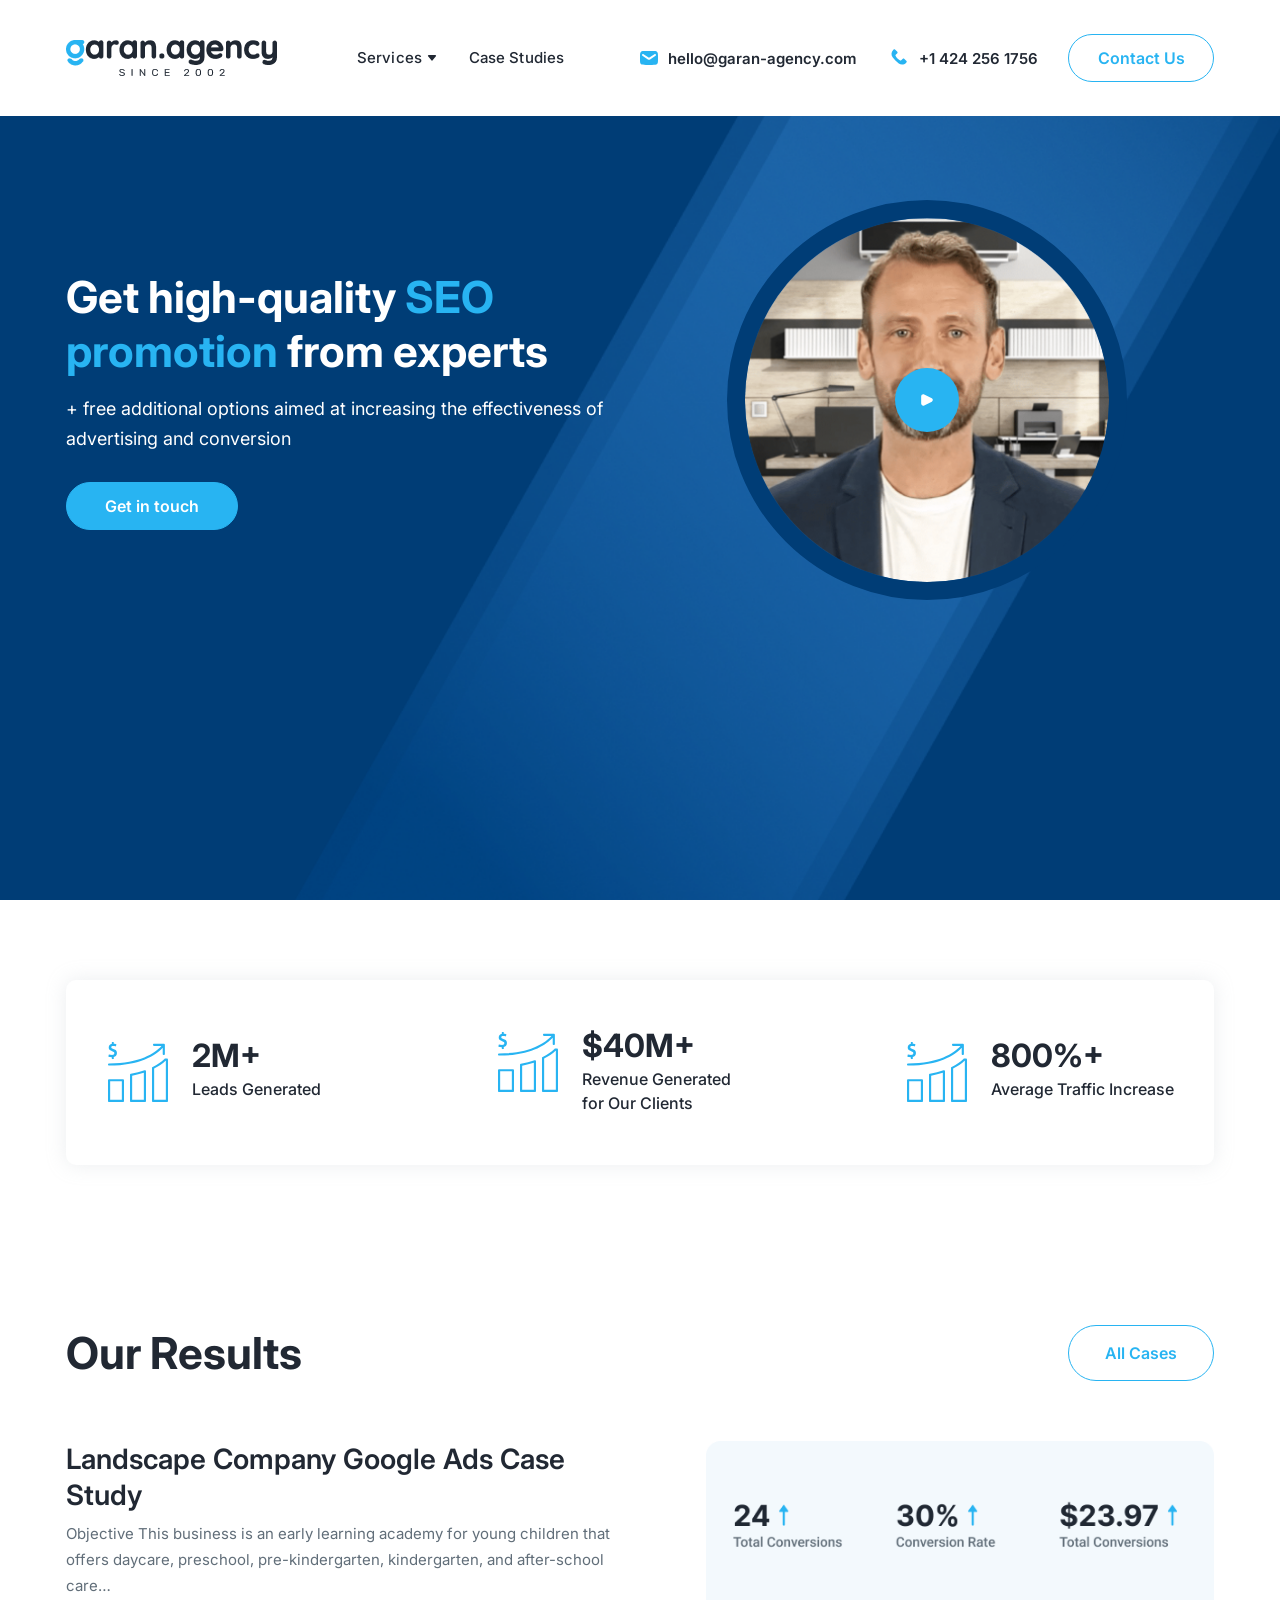
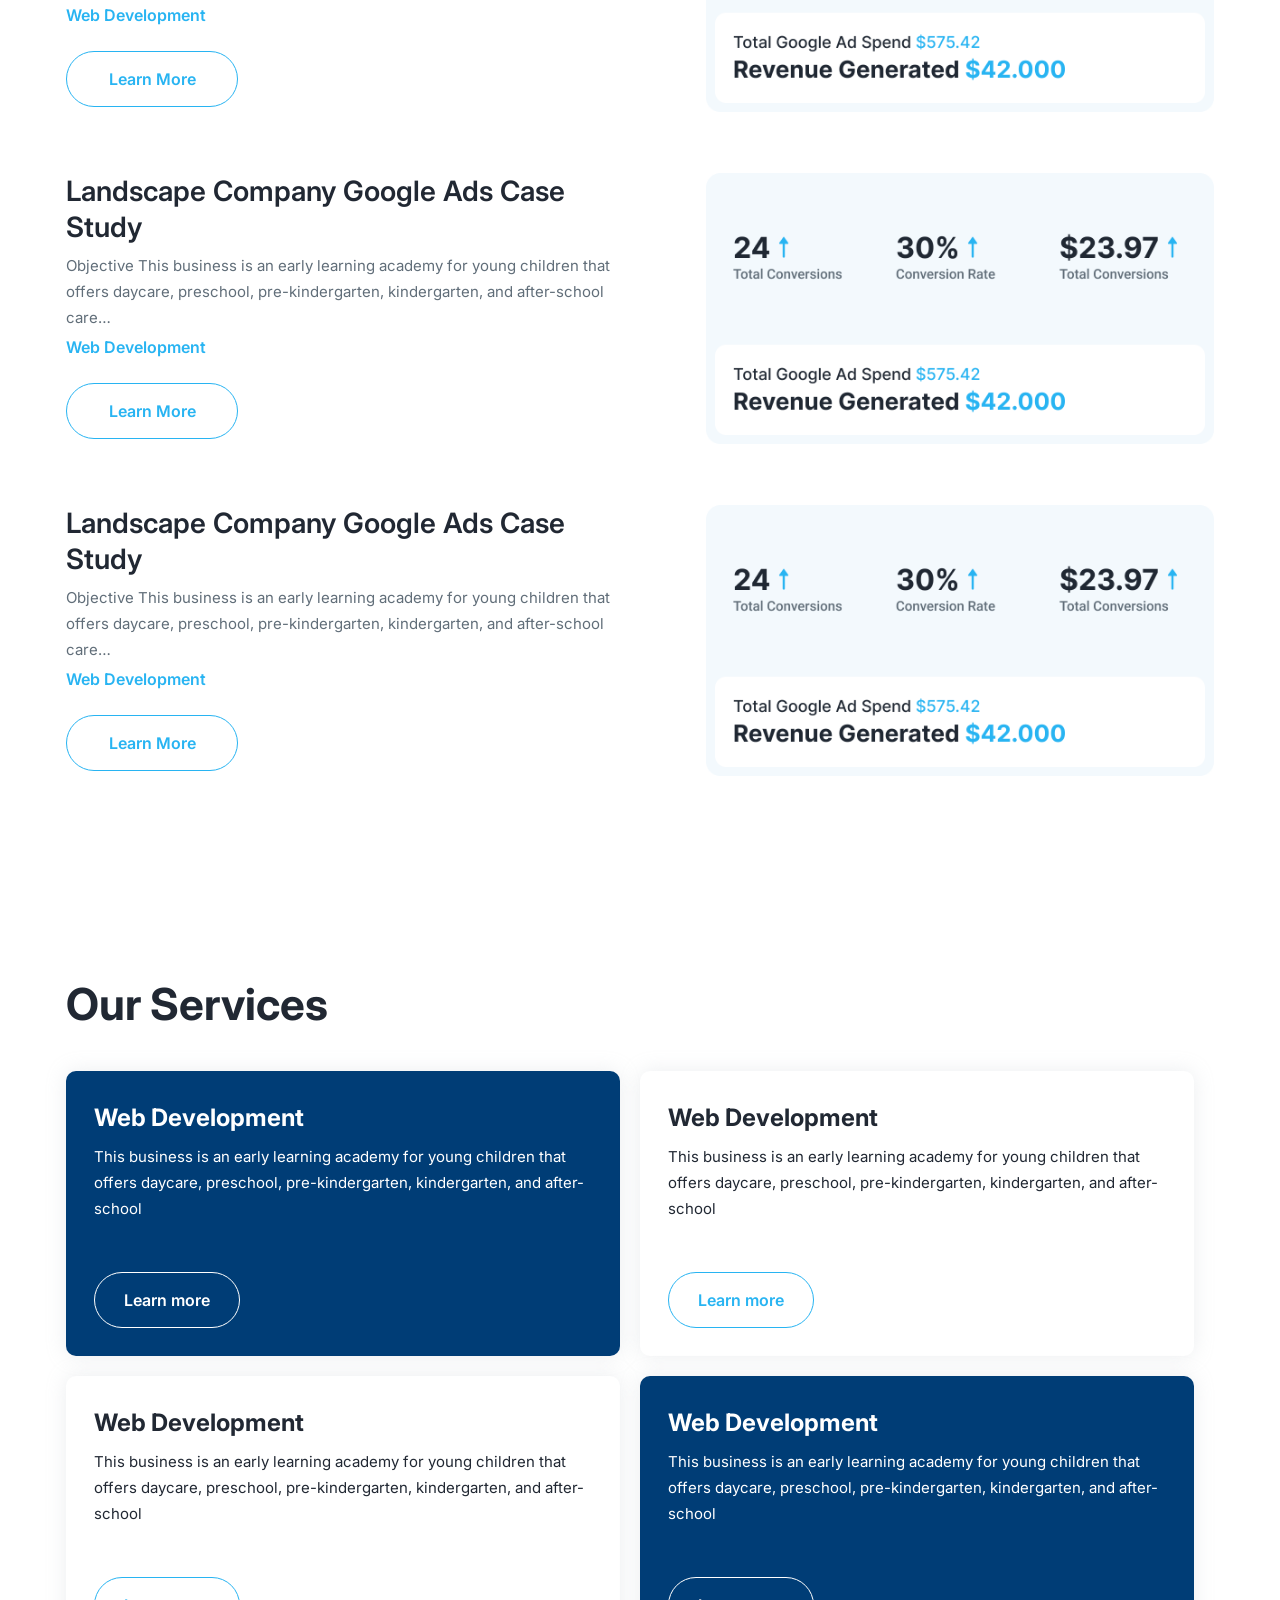
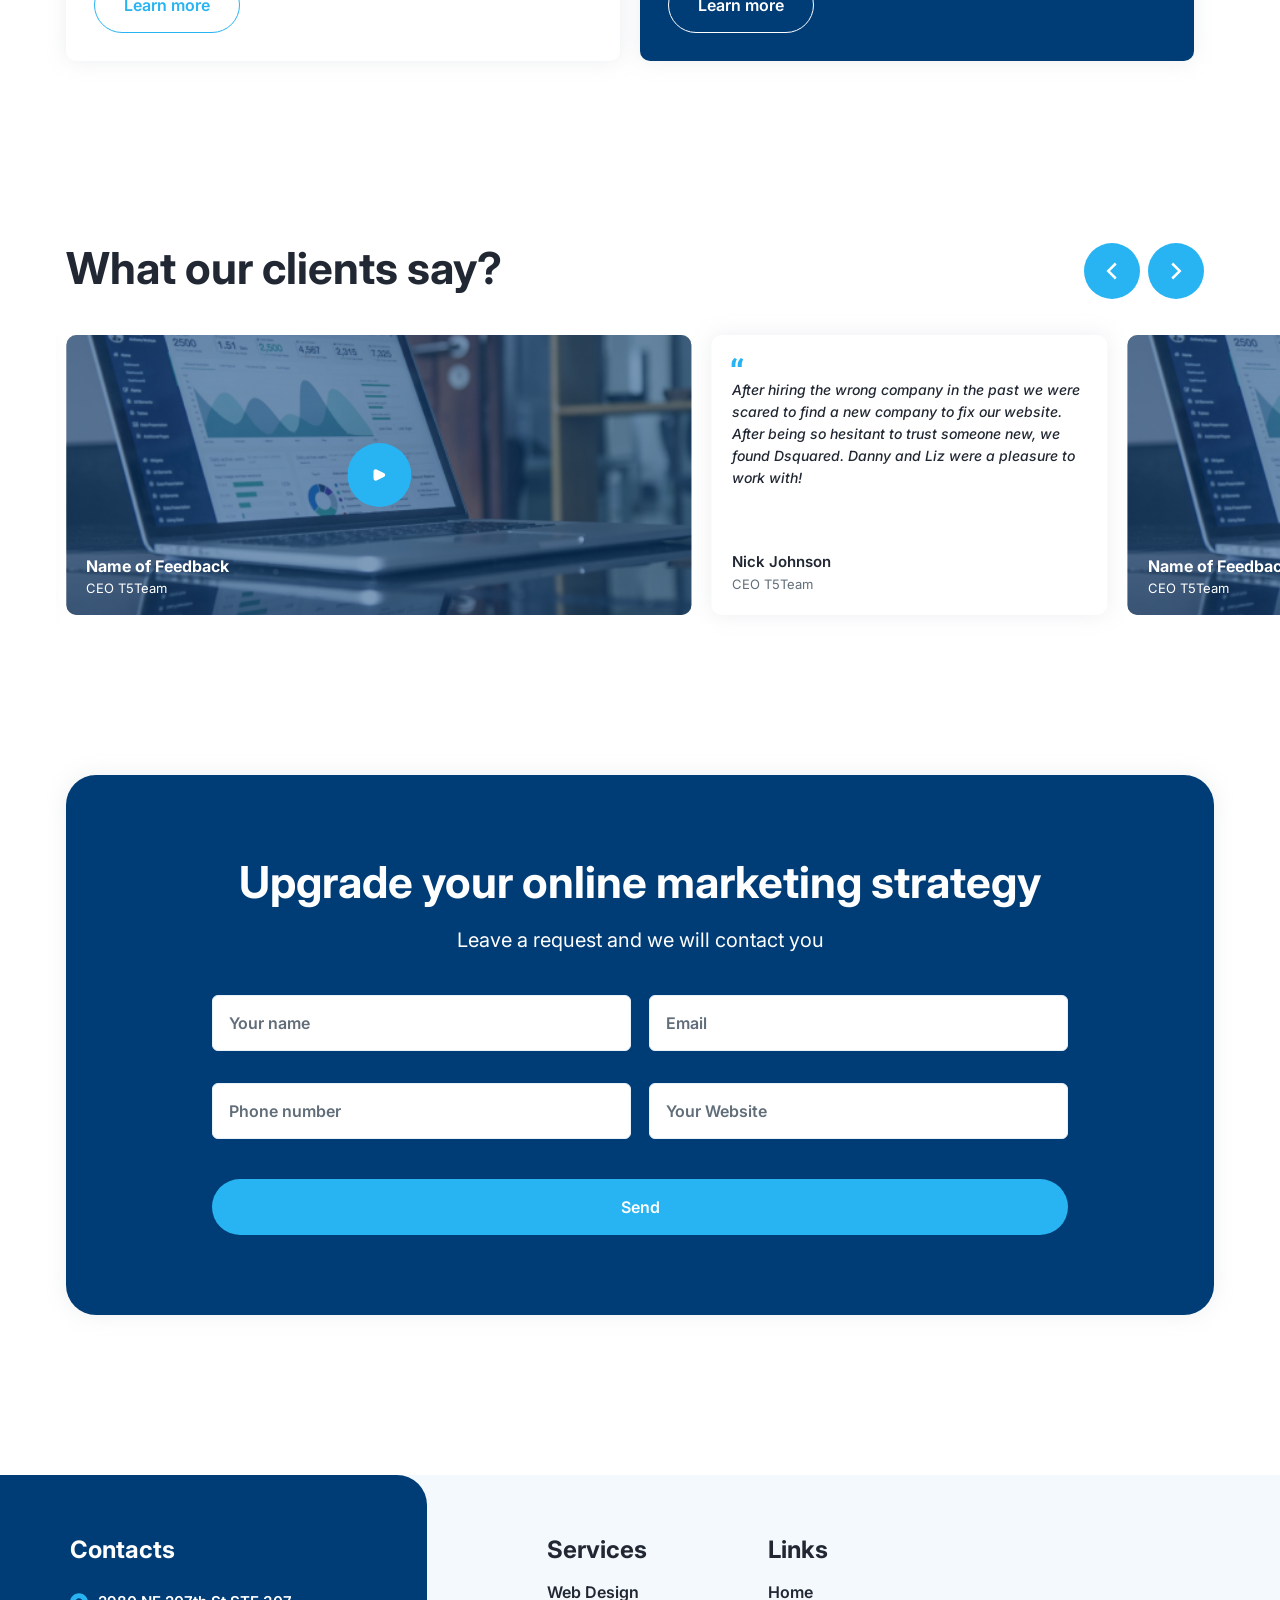
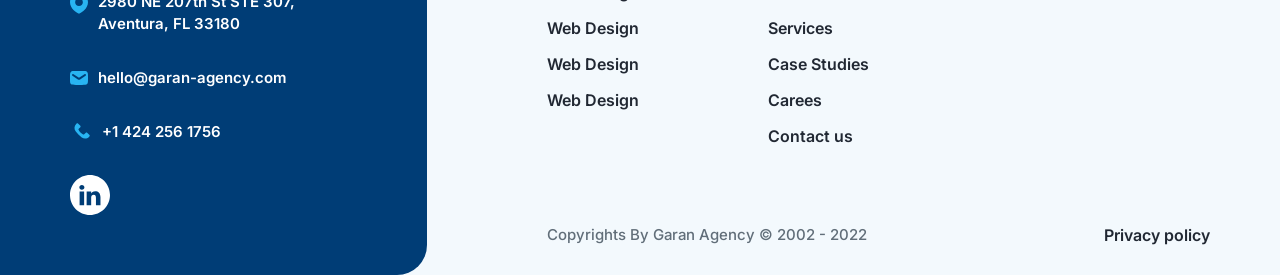
<file: index.html>
<!DOCTYPE html>
<html lang="en">
  <head>
    <meta charset="UTF-8" />
    <meta
      name="viewport"
      content="width=device-width, user-scalable=no, initial-scale=1.0, maximum-scale=1.0, minimum-scale=1.0"
    />
    <meta http-equiv="X-UA-Compatible" content="ie=edge" />
    <link
      href="https://fonts.googleapis.com/css2?family=Inter:wght@300;400;500;600;700;800;900&family=Lato:wght@300;400;700&display=swap"
      rel="stylesheet"
    />
    <link rel="stylesheet" href="https://cdn.jsdelivr.net/npm/swiper@8/swiper-bundle.min.css" />
    <link rel="stylesheet" href="css/style.bundle.css" />
    <title>Document</title>
  </head>
  <body>
    <header class="header header-blue">
      <div class="container">
        <div class="row">
          <div class="col-6">
            <div class="left-bar">
              <a href="index.html" class="site-logo"></a>
              <nav class="navbar-menu">
                <ul class="main-menu">
                  <li class="link link-mobile">
                    <a href="/">Home</a>
                  </li>
                  <li class="link menu-item-has-children">
                    <a href="#">Services</a>
                    <ul class="sub-menu">
                      <li>
                        <a href="#">Web Development</a>
                      </li>
                      <li>
                        <a href="#">SEO</a>
                      </li>
                      <li>
                        <a href="#">PPC</a>
                      </li>
                      <li>
                        <a href="#">Web Development</a>
                      </li>
                    </ul>
                  </li>
                  <li class="link">
                    <a href="#">Case Studies</a>
                  </li>
                </ul>
                <div class="callback callback-mobile">
                  <a class="link mail" href="mailto:hello@garan-agency.com">hello@garan-agency.com</a>
                  <a href="tel:+14242561756" class="link phone">+1 424 256 1756</a>
                </div>
                <div class="close-menu-btn"></div>
              </nav>
            </div>
          </div>
          <div class="col-6">
            <div class="right-bar">
              <div class="callback">
                <a class="link mail" href="mailto:hello@garan-agency.com">hello@garan-agency.com</a>
                <a href="tel:+14242561756" class="link phone">+1 424 256 1756</a>
                <a class="btn" href="#">Contact Us</a>
                <div class="mobile-menu-btn"></div>
              </div>
            </div>
          </div>
        </div>
      </div>
    </header>

    <main>
      <style>
        main {
          padding-top: 0;
        }
      </style>

      <section class="row banner banner-home">
        <div class="container">
          <div class="overlay-lines"></div>
          <div class="col-6 col-m-12">
            <div class="title">Get high-quality <span>SEO promotion</span> from experts</div>
            <div class="desc">
              + free additional options aimed at increasing the effectiveness of advertising and conversion
            </div>
            <a class="btn btn-blue" href="#">Get in touch</a>
          </div>
          <div class="col-6 col-m-12">
            <div class="content-wrapper" style="background-image: url(./img/banner-img.png)">
              <div class="btn-play"></div>
            </div>
          </div>
        </div>
      </section>

      <section class="stats">
        <div class="container">
          <div class="stats-items">
            <div class="stat-item">
              <div class="stat-ico">
                <img src="./img/icons/stat-ico.svg" alt="" />
              </div>
              <div class="stat-info">
                <div class="title">2M+</div>
                <div class="desc">Leads Generated</div>
              </div>
            </div>
            <div class="stat-item">
              <div class="stat-ico">
                <img src="./img/icons/stat-ico.svg" alt="" />
              </div>
              <div class="stat-info">
                <div class="title">$40M+</div>
                <div class="desc">
                  Revenue Generated <br />
                  for Our Clients
                </div>
              </div>
            </div>
            <div class="stat-item">
              <div class="stat-ico">
                <img src="./img/icons/stat-ico.svg" alt="" />
              </div>
              <div class="stat-info">
                <div class="title">800%+</div>
                <div class="desc">Average Traffic Increase</div>
              </div>
            </div>
          </div>
        </div>
      </section>

      <section class="our-results">
        <div class="container">
          <div class="row">
            <div class="col-12">
              <div class="title-section">
                Our Results
                <a class="btn btn-c-blue" href="#">All Cases</a>
              </div>
            </div>
            <div class="col-12">
              <div class="results-list">
                <div class="result-item">
                  <div class="col-6 col-m-12">
                    <div class="result-title">Landscape Company Google Ads Case Study</div>
                    <div class="result-desc">
                      Objective This business is an early learning academy for young children that offers daycare,
                      preschool, pre-kindergarten, kindergarten, and after-school care…
                    </div>
                    <div class="tag">Web Development</div>
                    <a class="btn btn-c-blue" href="#">Learn More</a>
                  </div>
                  <div class="col-6 col-m-12">
                    <div class="img-result">
                      <img src="./img/result-img.png" alt="" />
                    </div>
                  </div>
                </div>
                <div class="result-item">
                  <div class="col-6 col-m-12">
                    <div class="result-title">Landscape Company Google Ads Case Study</div>
                    <div class="result-desc">
                      Objective This business is an early learning academy for young children that offers daycare,
                      preschool, pre-kindergarten, kindergarten, and after-school care…
                    </div>
                    <div class="tag">Web Development</div>
                    <a class="btn btn-c-blue" href="#">Learn More</a>
                  </div>
                  <div class="col-6 col-m-12">
                    <div class="img-result">
                      <img src="./img/result-img.png" alt="" />
                    </div>
                  </div>
                </div>
                <div class="result-item">
                  <div class="col-6 col-m-12">
                    <div class="result-title">Landscape Company Google Ads Case Study</div>
                    <div class="result-desc">
                      Objective This business is an early learning academy for young children that offers daycare,
                      preschool, pre-kindergarten, kindergarten, and after-school care…
                    </div>
                    <div class="tag">Web Development</div>
                    <a class="btn btn-c-blue" href="#">Learn More</a>
                  </div>
                  <div class="col-6 col-m-12">
                    <div class="img-result">
                      <img src="./img/result-img.png" alt="" />
                    </div>
                  </div>
                </div>
              </div>
            </div>
          </div>
        </div>
      </section>

      <section class="our-services">
        <div class="container">
          <div class="row">
            <div class="col-12">
              <div class="title-section">Our Services</div>
              <div class="services-items">
                <div class="col-6 col-m-12">
                  <div class="services-item blue">
                    <div class="title">Web Development</div>
                    <div class="desc">
                      This business is an early learning academy for young children that offers daycare, preschool,
                      pre-kindergarten, kindergarten, and after-school
                    </div>
                    <a href="#" class="btn btn-c-white">Learn more</a>
                  </div>
                </div>
                <div class="col-6 col-m-12">
                  <div class="services-item white">
                    <div class="title">Web Development</div>
                    <div class="desc">
                      This business is an early learning academy for young children that offers daycare, preschool,
                      pre-kindergarten, kindergarten, and after-school
                    </div>
                    <a href="#" class="btn btn-c-blue">Learn more</a>
                  </div>
                </div>
                <div class="col-6 col-m-12">
                  <div class="services-item white">
                    <div class="title">Web Development</div>
                    <div class="desc">
                      This business is an early learning academy for young children that offers daycare, preschool,
                      pre-kindergarten, kindergarten, and after-school
                    </div>
                    <a href="#" class="btn btn-c-blue">Learn more</a>
                  </div>
                </div>
                <div class="col-6 col-m-12">
                  <div class="services-item blue">
                    <div class="title">Web Development</div>
                    <div class="desc">
                      This business is an early learning academy for young children that offers daycare, preschool,
                      pre-kindergarten, kindergarten, and after-school
                    </div>
                    <a href="#" class="btn btn-c-white">Learn more</a>
                  </div>
                </div>
              </div>
            </div>
          </div>
        </div>
      </section>

      <section class="reviews">
        <div class="container">
          <div class="row">
            <div class="col-12">
              <div class="title-section">What our clients say?</div>
            </div>
          </div>
        </div>
        <div class="container">
          <div class="swiper reviews-slider">
            <div class="swiper-wrapper">
              <div class="swiper-slide">
                <div class="video-review" style="background-image: url(./img/notebook-img.png)">
                  <div class="btn-play"></div>
                  <div class="video-info">
                    <div class="name">Name of Feedback</div>
                    <div class="team">CEO T5Team</div>
                  </div>
                </div>
                <div class="review-content">
                  <div class="desc">
                    <p>
                      After hiring the wrong company in the past we were scared to find a new company to fix our
                      website. After being so hesitant to trust someone new, we found Dsquared. Danny and Liz were a
                      pleasure to work with!
                    </p>
                  </div>
                  <div class="author">
                    <div class="review-name">Nick Johnson</div>
                    <div class="review-team">CEO T5Team</div>
                  </div>
                </div>
              </div>
              <div class="swiper-slide">
                <div class="video-review" style="background-image: url(./img/notebook-img.png)">
                  <div class="btn-play"></div>
                  <div class="video-info">
                    <div class="name">Name of Feedback</div>
                    <div class="team">CEO T5Team</div>
                  </div>
                </div>
                <div class="review-content">
                  <div class="desc">
                    <p>
                      After hiring the wrong company in the past we were scared to find a new company to fix our
                      website. After being so hesitant to trust someone new, we found Dsquared. Danny and Liz were a
                      pleasure to work with!
                    </p>
                  </div>
                  <div class="author">
                    <div class="review-name">Nick Johnson</div>
                    <div class="review-team">CEO T5Team</div>
                  </div>
                </div>
              </div>
              <div class="swiper-slide">
                <div class="video-review" style="background-image: url(./img/notebook-img.png)">
                  <div class="btn-play"></div>
                  <div class="video-info">
                    <div class="name">Name of Feedback</div>
                    <div class="team">CEO T5Team</div>
                  </div>
                </div>
                <div class="review-content">
                  <div class="desc">
                    <p>
                      After hiring the wrong company in the past we were scared to find a new company to fix our
                      website. After being so hesitant to trust someone new, we found Dsquared. Danny and Liz were a
                      pleasure to work with!
                    </p>
                  </div>
                  <div class="author">
                    <div class="review-name">Nick Johnson</div>
                    <div class="review-team">CEO T5Team</div>
                  </div>
                </div>
              </div>
              <div class="swiper-slide">
                <div class="video-review" style="background-image: url(./img/notebook-img.png)">
                  <div class="btn-play"></div>
                  <div class="video-info">
                    <div class="name">Name of Feedback</div>
                    <div class="team">CEO T5Team</div>
                  </div>
                </div>
                <div class="review-content">
                  <div class="desc">
                    <p>
                      After hiring the wrong company in the past we were scared to find a new company to fix our
                      website. After being so hesitant to trust someone new, we found Dsquared. Danny and Liz were a
                      pleasure to work with!
                    </p>
                  </div>
                  <div class="author">
                    <div class="review-name">Nick Johnson</div>
                    <div class="review-team">CEO T5Team</div>
                  </div>
                </div>
              </div>
            </div>
            <div class="swiper-button-next"></div>
            <div class="swiper-button-prev"></div>
          </div>
        </div>
      </section>

      <section class="callback-section">
        <div class="container">
          <form action="">
            <div class="form-inner">
              <div class="form-info">
                <div class="title-section">Upgrade your online marketing strategy</div>
                <div class="desc">
                  Leave a request and we will contact you
                </div>
              </div>
              <div class="inputs-wrapper">
                <div class="input-item">
                  <input type="text" placeholder="Your name" />
                </div>
                <div class="input-item">
                  <input type="text" placeholder="Email" />
                </div>
                <div class="input-item">
                  <input type="text" placeholder="Phone number" />
                </div>
                <div class="input-item">
                  <input type="text" placeholder="Your Website" />
                </div>
                <input type="submit" class="btn btn-blue" value="Send" />
              </div>
            </div>
          </form>
        </div>
      </section>
    </main>

    <footer>
      <div class="container-fluid">
        <div class="row">
          <div class="col-4 col-m-12">
            <div class="left-bar">
              <div class="contacts-info">
                <div class="title">Contacts</div>
                <div class="address contact-item">2980 NE 207th St STE 307, Aventura, FL 33180</div>
                <a href="mailto:hello@garan-agency.com" class="link mail contact-item">hello@garan-agency.com</a>
                <a href="tel:+14242561756" class="link phone contact-item">+1 424 256 1756</a>
              </div>
              <div class="social-links">
                <a href="#" class="social-link linkedin"></a>
              </div>
            </div>
          </div>
          <div class="col-8 col-m-12">
            <div class="right-bar">
              <nav class="footer-nav">
                <div class="nav-column col-4 col-m-12">
                  <div class="title">Services</div>
                  <ul>
                    <li>
                      <a href="#">Web Design</a>
                    </li>
                    <li>
                      <a href="#">Web Design</a>
                    </li>
                    <li>
                      <a href="#">Web Design</a>
                    </li>
                    <li>
                      <a href="#">Web Design</a>
                    </li>
                  </ul>
                </div>
                <div class="nav-column col-4 col-m-12">
                  <div class="title">Links</div>
                  <ul>
                    <li>
                      <a href="#">Home</a>
                    </li>
                    <li>
                      <a href="#">Services</a>
                    </li>
                    <li>
                      <a href="#">Case Studies</a>
                    </li>
                    <li>
                      <a href="#">Carees</a>
                    </li>
                    <li>
                      <a href="#">Contact us</a>
                    </li>
                  </ul>
                </div>
              </nav>
              <div class="col-12">
                <div class="col-6 col-m-12">
                  <div class="copy">
                    Copyrights By Garan Agency © 2002 - 2022
                  </div>
                </div>
                <div class="col-6 col-m-12">
                  <a class="policy" href="#">Privacy policy</a>
                </div>
              </div>
            </div>
          </div>
        </div>
      </div>
    </footer>
    <script src="https://cdn.jsdelivr.net/npm/swiper@8/swiper-bundle.min.js"></script>
    <script src="js/bundle.js"></script>
  </body>
</html>
</file>
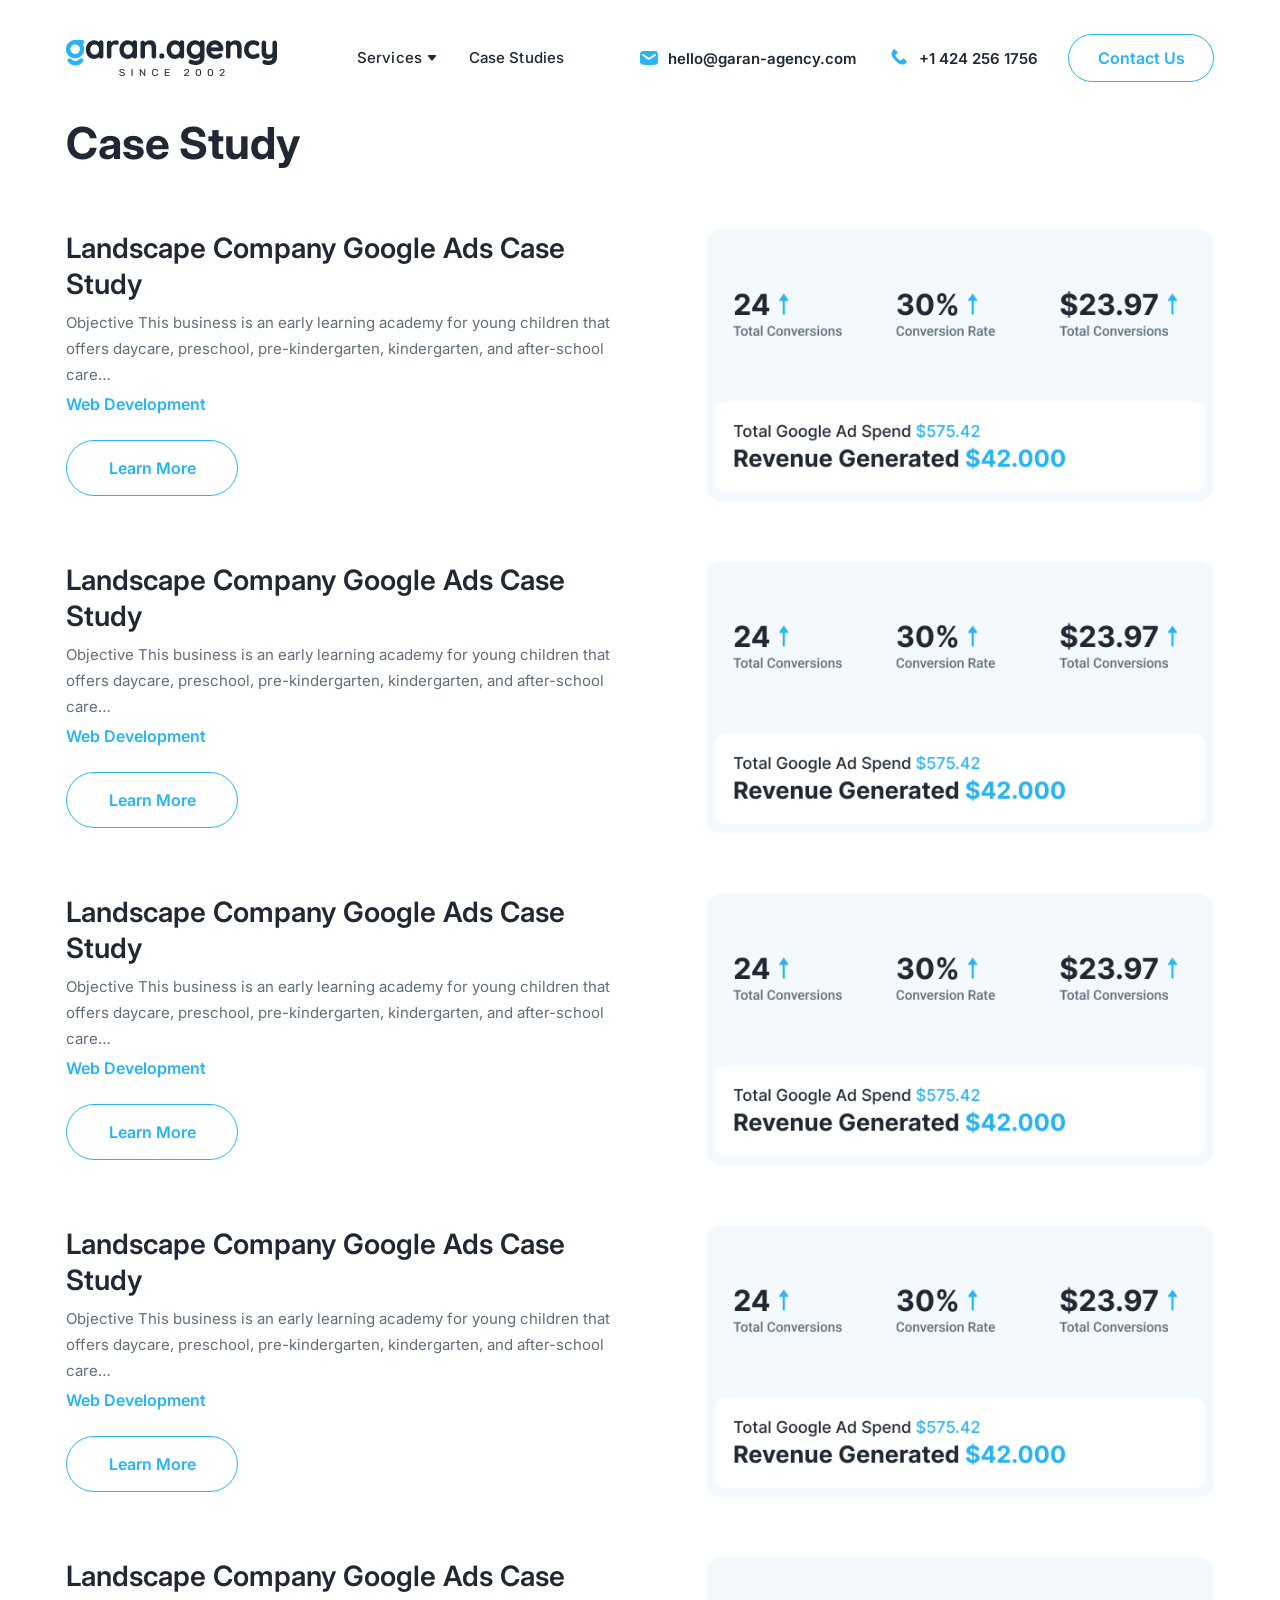
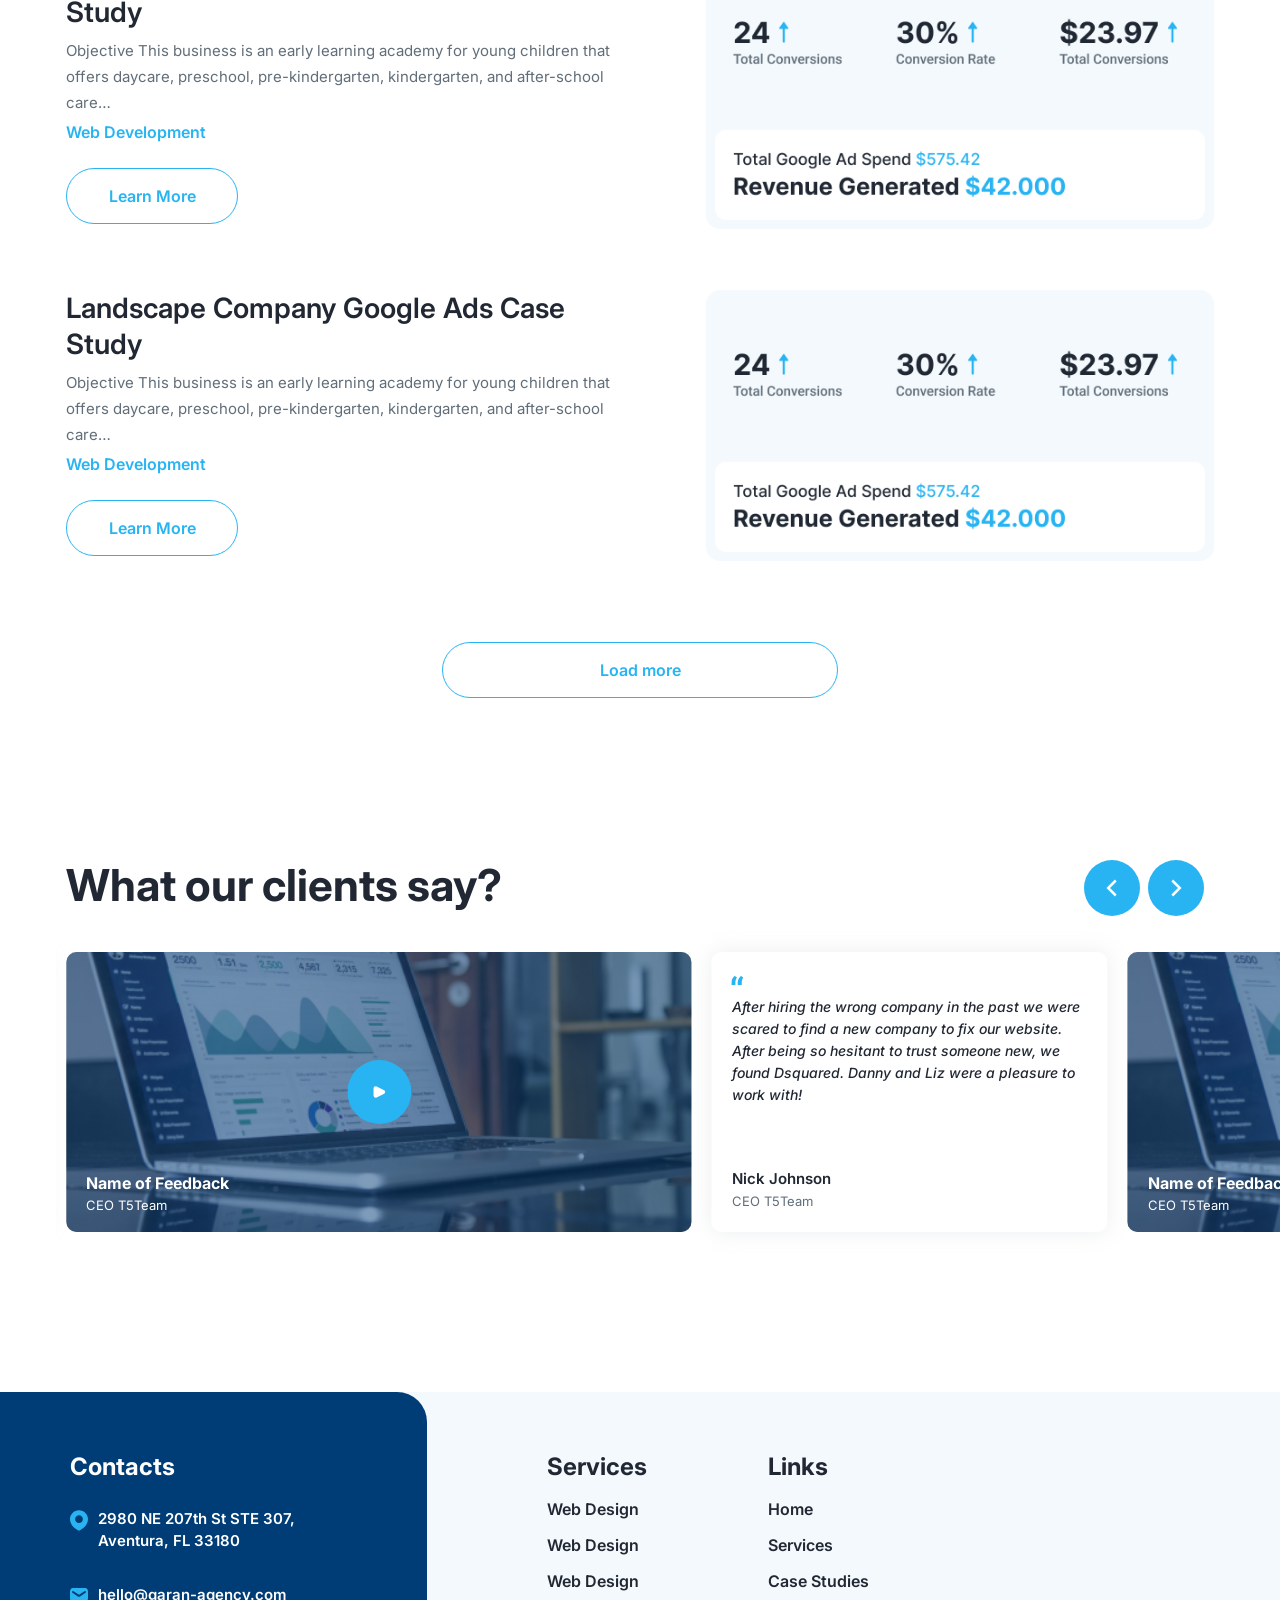
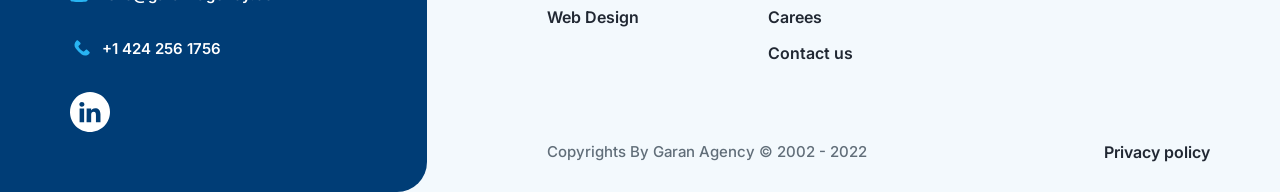
<file: case-studies.html>
<!DOCTYPE html>
<html lang="en">
  <head>
    <meta charset="UTF-8" />
    <meta
      name="viewport"
      content="width=device-width, user-scalable=no, initial-scale=1.0, maximum-scale=1.0, minimum-scale=1.0"
    />
    <meta http-equiv="X-UA-Compatible" content="ie=edge" />
    <link
      href="https://fonts.googleapis.com/css2?family=Inter:wght@300;400;500;600;700;800;900&family=Lato:wght@300;400;700&display=swap"
      rel="stylesheet"
    />
    <link rel="stylesheet" href="https://cdn.jsdelivr.net/npm/swiper@8/swiper-bundle.min.css" />
    <link rel="stylesheet" href="css/style.bundle.css" />
    <title>Document</title>
  </head>
  <body>
    <header class="header header-blue">
      <div class="container">
        <div class="row">
          <div class="col-6">
            <div class="left-bar">
              <a href="index.html" class="site-logo"></a>
              <nav class="navbar-menu">
                <ul class="main-menu">
                  <li class="link link-mobile">
                    <a href="/">Home</a>
                  </li>
                  <li class="link menu-item-has-children">
                    <a href="#">Services</a>
                    <ul class="sub-menu">
                      <li>
                        <a href="#">Web Development</a>
                      </li>
                      <li>
                        <a href="#">SEO</a>
                      </li>
                      <li>
                        <a href="#">PPC</a>
                      </li>
                      <li>
                        <a href="#">Web Development</a>
                      </li>
                    </ul>
                  </li>
                  <li class="link">
                    <a href="#">Case Studies</a>
                  </li>
                </ul>
                <div class="callback callback-mobile">
                  <a class="link mail" href="mailto:hello@garan-agency.com">hello@garan-agency.com</a>
                  <a href="tel:+14242561756" class="link phone">+1 424 256 1756</a>
                </div>
                <div class="close-menu-btn"></div>
              </nav>
            </div>
          </div>
          <div class="col-6">
            <div class="right-bar">
              <div class="callback">
                <a class="link mail" href="mailto:hello@garan-agency.com">hello@garan-agency.com</a>
                <a href="tel:+14242561756" class="link phone">+1 424 256 1756</a>
                <a class="btn" href="#">Contact Us</a>
                <div class="mobile-menu-btn"></div>
              </div>
            </div>
          </div>
        </div>
      </div>
    </header>

    <main>
      <section class="our-results">
        <div class="container">
          <div class="row">
            <div class="col-12">
              <div class="title-section">
                Case Study
              </div>
            </div>
            <div class="col-12">
              <div class="results-list">
                <div class="result-item">
                  <div class="col-6 col-m-12">
                    <div class="result-title">Landscape Company Google Ads Case Study</div>
                    <div class="result-desc">
                      Objective This business is an early learning academy for young children that offers daycare,
                      preschool, pre-kindergarten, kindergarten, and after-school care…
                    </div>
                    <div class="tag">Web Development</div>
                    <a class="btn btn-c-blue" href="#">Learn More</a>
                  </div>
                  <div class="col-6 col-m-12">
                    <div class="img-result">
                      <img src="./img/result-img.png" alt="" />
                    </div>
                  </div>
                </div>
                <div class="result-item">
                  <div class="col-6 col-m-12">
                    <div class="result-title">Landscape Company Google Ads Case Study</div>
                    <div class="result-desc">
                      Objective This business is an early learning academy for young children that offers daycare,
                      preschool, pre-kindergarten, kindergarten, and after-school care…
                    </div>
                    <div class="tag">Web Development</div>
                    <a class="btn btn-c-blue" href="#">Learn More</a>
                  </div>
                  <div class="col-6 col-m-12">
                    <div class="img-result">
                      <img src="./img/result-img.png" alt="" />
                    </div>
                  </div>
                </div>
                <div class="result-item">
                  <div class="col-6 col-m-12">
                    <div class="result-title">Landscape Company Google Ads Case Study</div>
                    <div class="result-desc">
                      Objective This business is an early learning academy for young children that offers daycare,
                      preschool, pre-kindergarten, kindergarten, and after-school care…
                    </div>
                    <div class="tag">Web Development</div>
                    <a class="btn btn-c-blue" href="#">Learn More</a>
                  </div>
                  <div class="col-6 col-m-12">
                    <div class="img-result">
                      <img src="./img/result-img.png" alt="" />
                    </div>
                  </div>
                </div>
                <div class="result-item">
                  <div class="col-6 col-m-12">
                    <div class="result-title">Landscape Company Google Ads Case Study</div>
                    <div class="result-desc">
                      Objective This business is an early learning academy for young children that offers daycare,
                      preschool, pre-kindergarten, kindergarten, and after-school care…
                    </div>
                    <div class="tag">Web Development</div>
                    <a class="btn btn-c-blue" href="#">Learn More</a>
                  </div>
                  <div class="col-6 col-m-12">
                    <div class="img-result">
                      <img src="./img/result-img.png" alt="" />
                    </div>
                  </div>
                </div>
                <div class="result-item">
                  <div class="col-6 col-m-12">
                    <div class="result-title">Landscape Company Google Ads Case Study</div>
                    <div class="result-desc">
                      Objective This business is an early learning academy for young children that offers daycare,
                      preschool, pre-kindergarten, kindergarten, and after-school care…
                    </div>
                    <div class="tag">Web Development</div>
                    <a class="btn btn-c-blue" href="#">Learn More</a>
                  </div>
                  <div class="col-6 col-m-12">
                    <div class="img-result">
                      <img src="./img/result-img.png" alt="" />
                    </div>
                  </div>
                </div>
                <div class="result-item">
                  <div class="col-6 col-m-12">
                    <div class="result-title">Landscape Company Google Ads Case Study</div>
                    <div class="result-desc">
                      Objective This business is an early learning academy for young children that offers daycare,
                      preschool, pre-kindergarten, kindergarten, and after-school care…
                    </div>
                    <div class="tag">Web Development</div>
                    <a class="btn btn-c-blue" href="#">Learn More</a>
                  </div>
                  <div class="col-6 col-m-12">
                    <div class="img-result">
                      <img src="./img/result-img.png" alt="" />
                    </div>
                  </div>
                </div>
              </div>
            </div>
            <div class="col-12">
              <a class="btn btn-c-blue btn-load-more" href="#">Load more</a>
            </div>
          </div>
        </div>
      </section>

      <section class="reviews">
        <div class="container">
          <div class="row">
            <div class="col-12">
              <div class="title-section">What our clients say?</div>
            </div>
          </div>
        </div>
        <div class="container">
          <div class="swiper reviews-slider">
            <div class="swiper-wrapper">
              <div class="swiper-slide">
                <div class="video-review" style="background-image: url(./img/notebook-img.png)">
                  <div class="btn-play"></div>
                  <div class="video-info">
                    <div class="name">Name of Feedback</div>
                    <div class="team">CEO T5Team</div>
                  </div>
                </div>
                <div class="review-content">
                  <div class="desc">
                    <p>
                      After hiring the wrong company in the past we were scared to find a new company to fix our
                      website. After being so hesitant to trust someone new, we found Dsquared. Danny and Liz were a
                      pleasure to work with!
                    </p>
                  </div>
                  <div class="author">
                    <div class="review-name">Nick Johnson</div>
                    <div class="review-team">CEO T5Team</div>
                  </div>
                </div>
              </div>
              <div class="swiper-slide">
                <div class="video-review" style="background-image: url(./img/notebook-img.png)">
                  <div class="btn-play"></div>
                  <div class="video-info">
                    <div class="name">Name of Feedback</div>
                    <div class="team">CEO T5Team</div>
                  </div>
                </div>
                <div class="review-content">
                  <div class="desc">
                    <p>
                      After hiring the wrong company in the past we were scared to find a new company to fix our
                      website. After being so hesitant to trust someone new, we found Dsquared. Danny and Liz were a
                      pleasure to work with!
                    </p>
                  </div>
                  <div class="author">
                    <div class="review-name">Nick Johnson</div>
                    <div class="review-team">CEO T5Team</div>
                  </div>
                </div>
              </div>
              <div class="swiper-slide">
                <div class="video-review" style="background-image: url(./img/notebook-img.png)">
                  <div class="btn-play"></div>
                  <div class="video-info">
                    <div class="name">Name of Feedback</div>
                    <div class="team">CEO T5Team</div>
                  </div>
                </div>
                <div class="review-content">
                  <div class="desc">
                    <p>
                      After hiring the wrong company in the past we were scared to find a new company to fix our
                      website. After being so hesitant to trust someone new, we found Dsquared. Danny and Liz were a
                      pleasure to work with!
                    </p>
                  </div>
                  <div class="author">
                    <div class="review-name">Nick Johnson</div>
                    <div class="review-team">CEO T5Team</div>
                  </div>
                </div>
              </div>
              <div class="swiper-slide">
                <div class="video-review" style="background-image: url(./img/notebook-img.png)">
                  <div class="btn-play"></div>
                  <div class="video-info">
                    <div class="name">Name of Feedback</div>
                    <div class="team">CEO T5Team</div>
                  </div>
                </div>
                <div class="review-content">
                  <div class="desc">
                    <p>
                      After hiring the wrong company in the past we were scared to find a new company to fix our
                      website. After being so hesitant to trust someone new, we found Dsquared. Danny and Liz were a
                      pleasure to work with!
                    </p>
                  </div>
                  <div class="author">
                    <div class="review-name">Nick Johnson</div>
                    <div class="review-team">CEO T5Team</div>
                  </div>
                </div>
              </div>
            </div>
            <div class="swiper-button-next"></div>
            <div class="swiper-button-prev"></div>
          </div>
        </div>
      </section>
    </main>

    <footer>
      <div class="container-fluid">
        <div class="row">
          <div class="col-4 col-m-12">
            <div class="left-bar">
              <div class="contacts-info">
                <div class="title">Contacts</div>
                <div class="address contact-item">2980 NE 207th St STE 307, Aventura, FL 33180</div>
                <a href="mailto:hello@garan-agency.com" class="link mail contact-item">hello@garan-agency.com</a>
                <a href="tel:+14242561756" class="link phone contact-item">+1 424 256 1756</a>
              </div>
              <div class="social-links">
                <a href="#" class="social-link linkedin"></a>
              </div>
            </div>
          </div>
          <div class="col-8 col-m-12">
            <div class="right-bar">
              <nav class="footer-nav">
                <div class="nav-column col-4 col-m-12">
                  <div class="title">Services</div>
                  <ul>
                    <li>
                      <a href="#">Web Design</a>
                    </li>
                    <li>
                      <a href="#">Web Design</a>
                    </li>
                    <li>
                      <a href="#">Web Design</a>
                    </li>
                    <li>
                      <a href="#">Web Design</a>
                    </li>
                  </ul>
                </div>
                <div class="nav-column col-4 col-m-12">
                  <div class="title">Links</div>
                  <ul>
                    <li>
                      <a href="#">Home</a>
                    </li>
                    <li>
                      <a href="#">Services</a>
                    </li>
                    <li>
                      <a href="#">Case Studies</a>
                    </li>
                    <li>
                      <a href="#">Carees</a>
                    </li>
                    <li>
                      <a href="#">Contact us</a>
                    </li>
                  </ul>
                </div>
              </nav>
              <div class="col-12">
                <div class="col-6 col-m-12">
                  <div class="copy">
                    Copyrights By Garan Agency © 2002 - 2022
                  </div>
                </div>
                <div class="col-6 col-m-12">
                  <a class="policy" href="#">Privacy policy</a>
                </div>
              </div>
            </div>
          </div>
        </div>
      </div>
    </footer>
    <script src="https://cdn.jsdelivr.net/npm/swiper@8/swiper-bundle.min.js"></script>
    <script src="js/bundle.js"></script>
  </body>
</html>
</file>
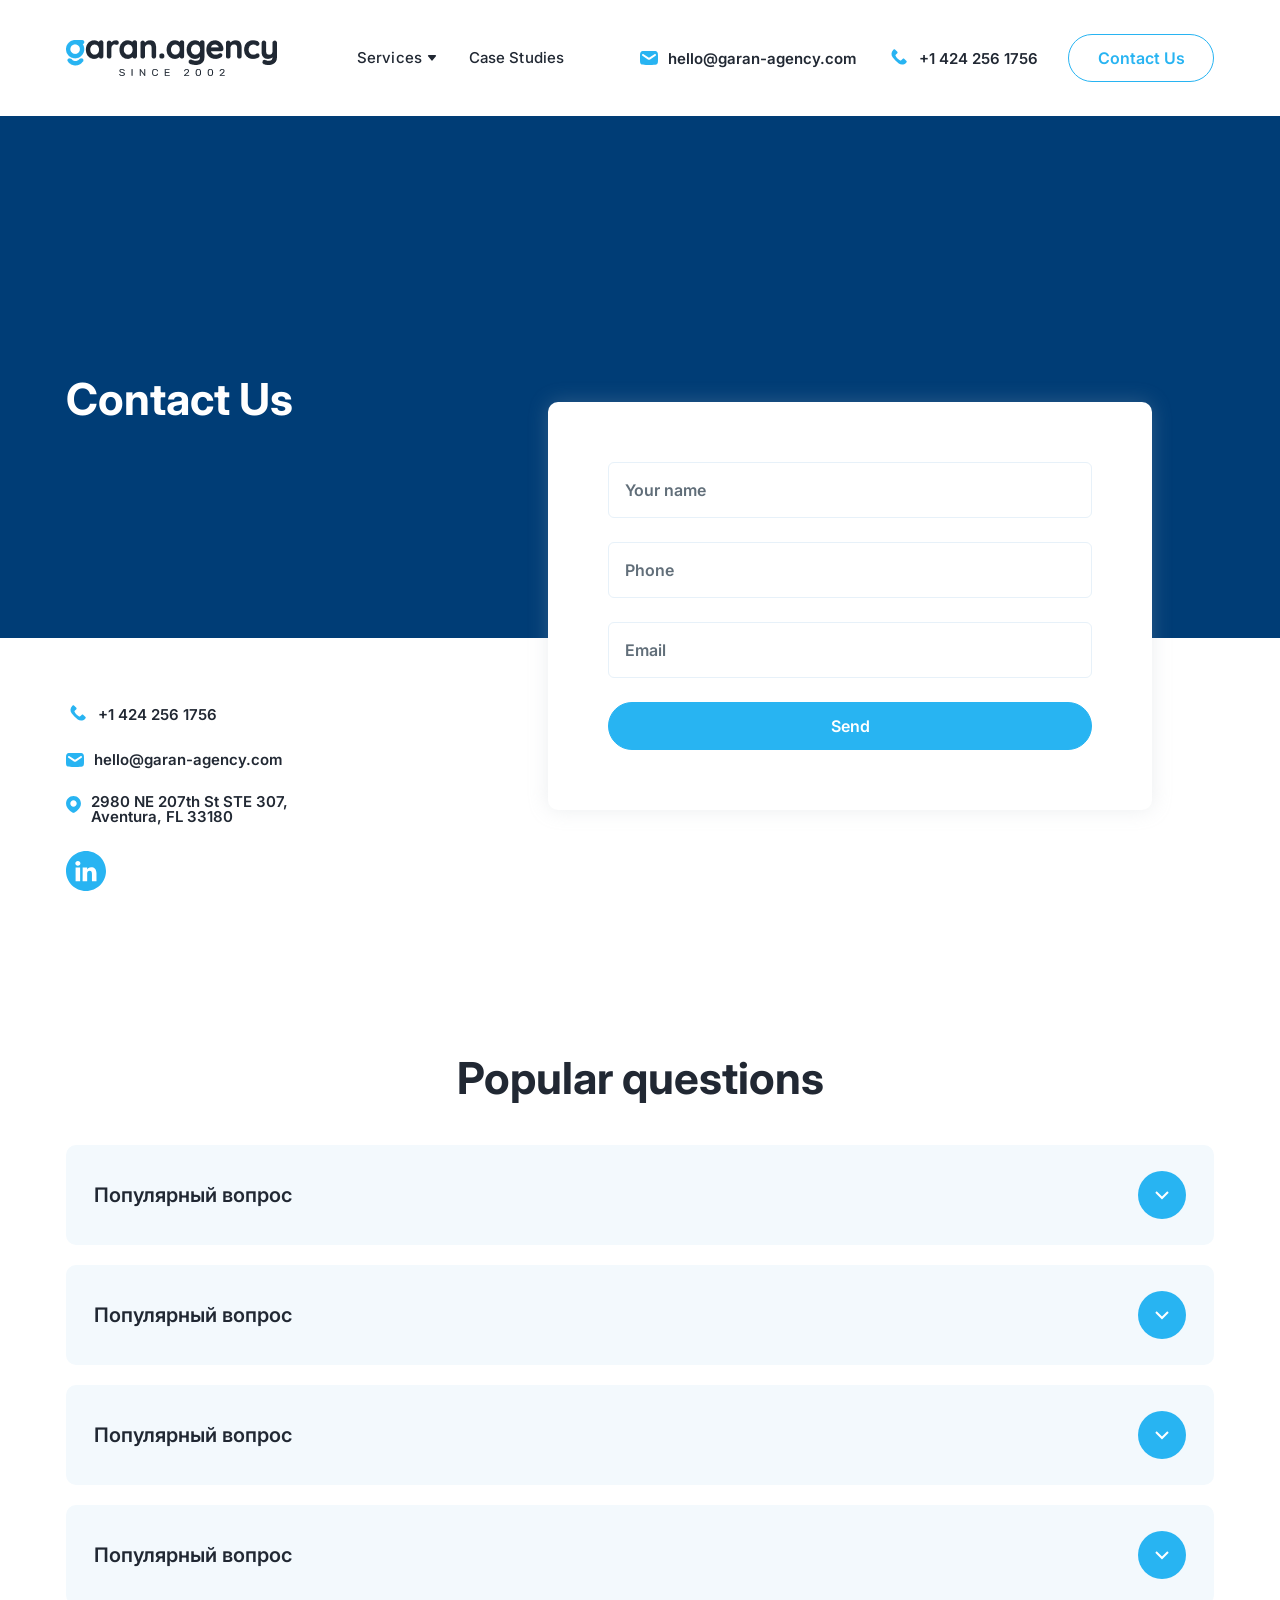
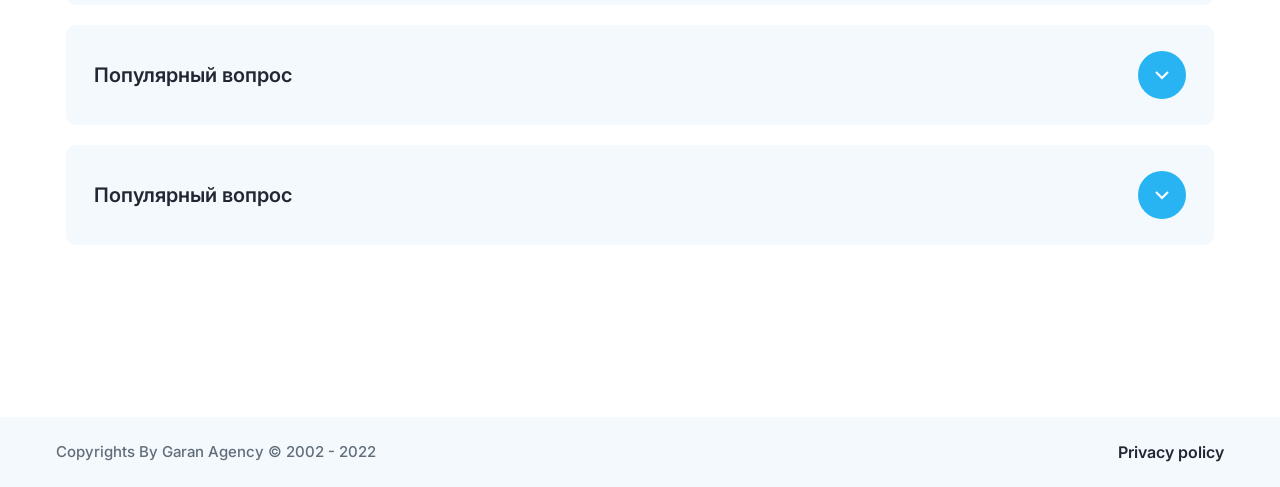
<file: contacts.html>
<!DOCTYPE html>
<html lang="en">
  <head>
    <meta charset="UTF-8" />
    <meta
      name="viewport"
      content="width=device-width, user-scalable=no, initial-scale=1.0, maximum-scale=1.0, minimum-scale=1.0"
    />
    <meta http-equiv="X-UA-Compatible" content="ie=edge" />
    <link
      href="https://fonts.googleapis.com/css2?family=Inter:wght@300;400;500;600;700;800;900&family=Lato:wght@300;400;700&display=swap"
      rel="stylesheet"
    />
    <link rel="stylesheet" href="https://cdn.jsdelivr.net/npm/swiper@8/swiper-bundle.min.css" />
    <link rel="stylesheet" href="css/style.bundle.css" />
    <title>Document</title>
  </head>
  <body>
    <header class="header header-blue">
      <div class="container">
        <div class="row">
          <div class="col-6">
            <div class="left-bar">
              <a href="index.html" class="site-logo"></a>
              <nav class="navbar-menu">
                <ul class="main-menu">
                  <li class="link link-mobile">
                    <a href="/">Home</a>
                  </li>
                  <li class="link menu-item-has-children">
                    <a href="#">Services</a>
                    <ul class="sub-menu">
                      <li>
                        <a href="#">Web Development</a>
                      </li>
                      <li>
                        <a href="#">SEO</a>
                      </li>
                      <li>
                        <a href="#">PPC</a>
                      </li>
                      <li>
                        <a href="#">Web Development</a>
                      </li>
                    </ul>
                  </li>
                  <li class="link">
                    <a href="#">Case Studies</a>
                  </li>
                </ul>
                <div class="callback callback-mobile">
                  <a class="link mail" href="mailto:hello@garan-agency.com">hello@garan-agency.com</a>
                  <a href="tel:+14242561756" class="link phone">+1 424 256 1756</a>
                </div>
                <div class="close-menu-btn"></div>
              </nav>
            </div>
          </div>
          <div class="col-6">
            <div class="right-bar">
              <div class="callback">
                <a class="link mail" href="mailto:hello@garan-agency.com">hello@garan-agency.com</a>
                <a href="tel:+14242561756" class="link phone">+1 424 256 1756</a>
                <a class="btn" href="#">Contact Us</a>
                <div class="mobile-menu-btn"></div>
              </div>
            </div>
          </div>
        </div>
      </div>
    </header>

    <main>
      <style>
        footer .col-8 {
          width: 100%;
        }
        footer .left-bar {
          display: none;
        }
        footer .footer-nav {
          display: none;
        }
        footer .right-bar {
          padding: 27px 0;
        }
        footer .container-fluid {
          max-width: 1198px;
          padding: 0 15px;
          margin: 0 auto;
        }
        @media (max-width: 600px) {
          footer .left-bar {
            display: flex;
            flex-wrap: wrap;
          }
          footer .footer-nav {
            display: flex;
          }
          footer .left-bar,
          footer .right-bar {
            padding: 60px 20px;
          }
          footer .container-fluid {
            padding: 0;
          }
        }
      </style>

      <section class="row banner banner-page banner-contacts">
        <div class="container">
          <div class="col-6 col-m-12">
            <div class="title">Contact Us</div>
          </div>
          <div class="col-6 col-m-12">
            <div class="content-wrapper">
              <form action="">
                <div class="input-wrapper">
                  <input type="text" placeholder="Your name" />
                </div>
                <div class="input-wrapper">
                  <input type="text" placeholder="Phone" />
                </div>
                <div class="input-wrapper">
                  <input type="text" placeholder="Email" />
                </div>
                <input class="btn btn-blue" type="submit" value="Send" />
              </form>
            </div>
          </div>
        </div>
      </section>

      <section class="contacts-section">
        <div class="container">
          <div class="contacts-wrapper">
            <div class="contacts-info">
              <a href="tel:+14242561756" class="link phone contact-item">+1 424 256 1756</a>
              <a href="mailto:hello@garan-agency.com" class="link mail contact-item">hello@garan-agency.com</a>
              <div class="address contact-item">2980 NE 207th St STE 307, Aventura, FL 33180</div>
            </div>
            <div class="social-links">
              <a href="#" class="social-link linkedin"></a>
            </div>
          </div>
        </div>
      </section>

      <section class="faq services-content">
        <div class="container">
          <div class="title-section">Popular questions</div>
          <div id="accordion" class="accordion">
            <div class="accordion-item" data-id="1">
              <div class="accordion-item-header">
                Популярный вопрос
              </div>
              <div class="accordion-item-content">
                <p>
                  Lorem ipsum dolor sit amet, consectetur adipisicing elit. Eius esse id minus voluptatem! Deserunt
                  dolore est excepturi exercitationem impedit iusto mollitia natus perferendis perspiciatis unde? A
                  aliquid dolore doloribus saepe.
                </p>
              </div>
            </div>
            <div class="accordion-item" data-id="1">
              <div class="accordion-item-header">
                Популярный вопрос
              </div>
              <div class="accordion-item-content">
                <p></p>
              </div>
            </div>
            <div class="accordion-item" data-id="1">
              <div class="accordion-item-header">
                Популярный вопрос
              </div>
              <div class="accordion-item-content">
                <p></p>
              </div>
            </div>
            <div class="accordion-item" data-id="1">
              <div class="accordion-item-header">
                Популярный вопрос
              </div>
              <div class="accordion-item-content">
                <p></p>
              </div>
            </div>
            <div class="accordion-item" data-id="1">
              <div class="accordion-item-header">
                Популярный вопрос
              </div>
              <div class="accordion-item-content">
                <p></p>
              </div>
            </div>
            <div class="accordion-item" data-id="1">
              <div class="accordion-item-header">
                Популярный вопрос
              </div>
              <div class="accordion-item-content">
                <p></p>
              </div>
            </div>
          </div>
        </div>
      </section>
    </main>

    <footer>
      <div class="container-fluid">
        <div class="row">
          <div class="col-4 col-m-12">
            <div class="left-bar">
              <div class="contacts-info">
                <div class="title">Contacts</div>
                <div class="address contact-item">2980 NE 207th St STE 307, Aventura, FL 33180</div>
                <a href="mailto:hello@garan-agency.com" class="link mail contact-item">hello@garan-agency.com</a>
                <a href="tel:+14242561756" class="link phone contact-item">+1 424 256 1756</a>
              </div>
              <div class="social-links">
                <a href="#" class="social-link linkedin"></a>
              </div>
            </div>
          </div>
          <div class="col-8 col-m-12">
            <div class="right-bar">
              <nav class="footer-nav">
                <div class="nav-column col-4 col-m-12">
                  <div class="title">Services</div>
                  <ul>
                    <li>
                      <a href="#">Web Design</a>
                    </li>
                    <li>
                      <a href="#">Web Design</a>
                    </li>
                    <li>
                      <a href="#">Web Design</a>
                    </li>
                    <li>
                      <a href="#">Web Design</a>
                    </li>
                  </ul>
                </div>
                <div class="nav-column col-4 col-m-12">
                  <div class="title">Links</div>
                  <ul>
                    <li>
                      <a href="#">Home</a>
                    </li>
                    <li>
                      <a href="#">Services</a>
                    </li>
                    <li>
                      <a href="#">Case Studies</a>
                    </li>
                    <li>
                      <a href="#">Carees</a>
                    </li>
                    <li>
                      <a href="#">Contact us</a>
                    </li>
                  </ul>
                </div>
              </nav>
              <div class="col-12">
                <div class="col-6 col-m-12">
                  <div class="copy">
                    Copyrights By Garan Agency © 2002 - 2022
                  </div>
                </div>
                <div class="col-6 col-m-12">
                  <a class="policy" href="#">Privacy policy</a>
                </div>
              </div>
            </div>
          </div>
        </div>
      </div>
    </footer>
    <script src="https://cdn.jsdelivr.net/npm/swiper@8/swiper-bundle.min.js"></script>
    <script src="js/bundle.js"></script>
  </body>
</html>
</file>
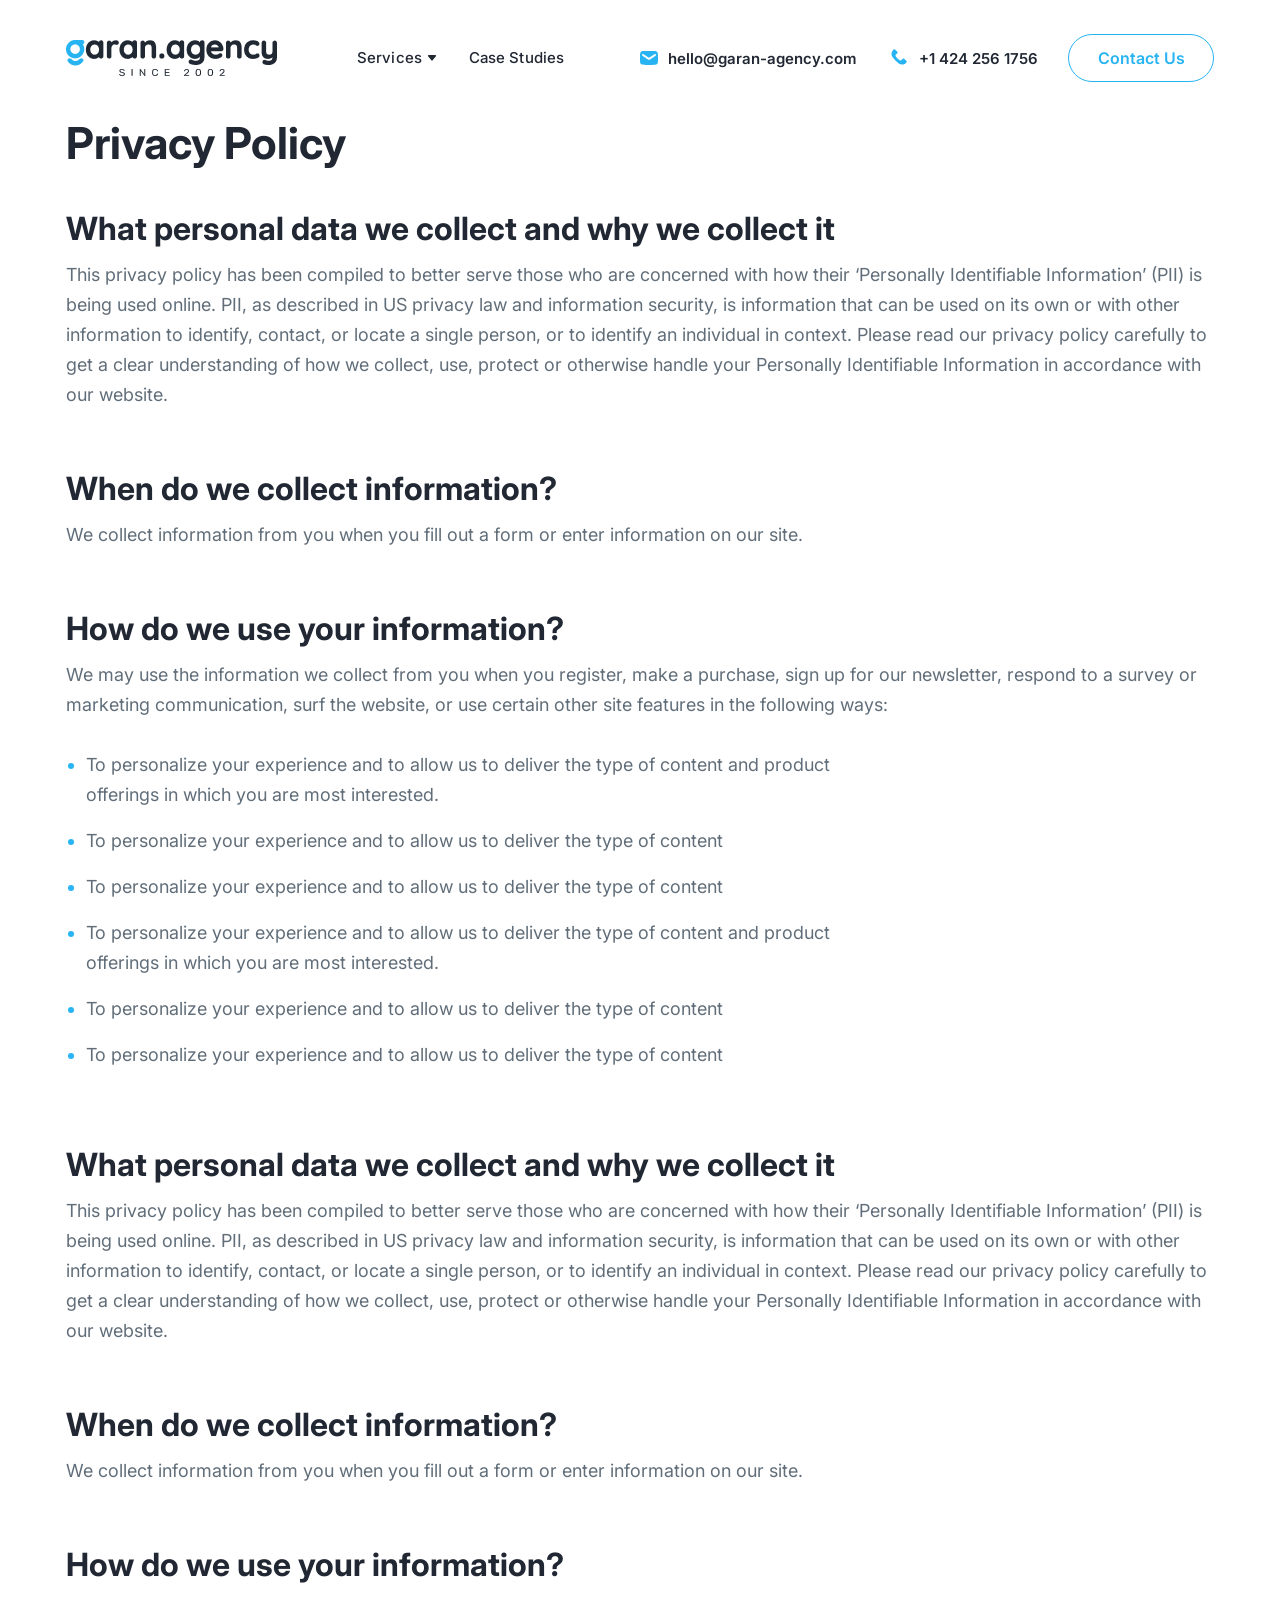
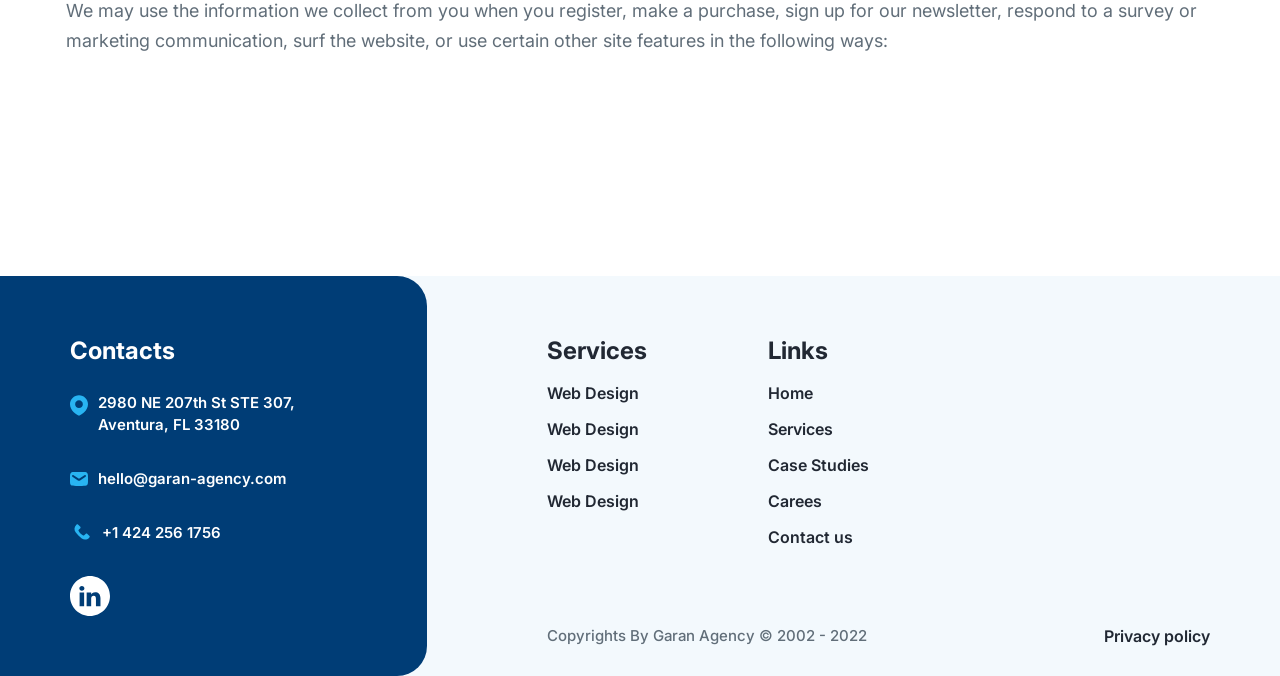
<file: policy.html>
<!DOCTYPE html>
<html lang="en">
  <head>
    <meta charset="UTF-8" />
    <meta
      name="viewport"
      content="width=device-width, user-scalable=no, initial-scale=1.0, maximum-scale=1.0, minimum-scale=1.0"
    />
    <meta http-equiv="X-UA-Compatible" content="ie=edge" />
    <link
      href="https://fonts.googleapis.com/css2?family=Inter:wght@300;400;500;600;700;800;900&family=Lato:wght@300;400;700&display=swap"
      rel="stylesheet"
    />
    <link rel="stylesheet" href="https://cdn.jsdelivr.net/npm/swiper@8/swiper-bundle.min.css" />
    <link rel="stylesheet" href="css/style.bundle.css" />
    <title>Document</title>
  </head>
  <body>
    <header class="header header-blue">
      <div class="container">
        <div class="row">
          <div class="col-6">
            <div class="left-bar">
              <a href="index.html" class="site-logo"></a>
              <nav class="navbar-menu">
                <ul class="main-menu">
                  <li class="link link-mobile">
                    <a href="/">Home</a>
                  </li>
                  <li class="link menu-item-has-children">
                    <a href="#">Services</a>
                    <ul class="sub-menu">
                      <li>
                        <a href="#">Web Development</a>
                      </li>
                      <li>
                        <a href="#">SEO</a>
                      </li>
                      <li>
                        <a href="#">PPC</a>
                      </li>
                      <li>
                        <a href="#">Web Development</a>
                      </li>
                    </ul>
                  </li>
                  <li class="link">
                    <a href="#">Case Studies</a>
                  </li>
                </ul>
                <div class="callback callback-mobile">
                  <a class="link mail" href="mailto:hello@garan-agency.com">hello@garan-agency.com</a>
                  <a href="tel:+14242561756" class="link phone">+1 424 256 1756</a>
                </div>
                <div class="close-menu-btn"></div>
              </nav>
            </div>
          </div>
          <div class="col-6">
            <div class="right-bar">
              <div class="callback">
                <a class="link mail" href="mailto:hello@garan-agency.com">hello@garan-agency.com</a>
                <a href="tel:+14242561756" class="link phone">+1 424 256 1756</a>
                <a class="btn" href="#">Contact Us</a>
                <div class="mobile-menu-btn"></div>
              </div>
            </div>
          </div>
        </div>
      </div>
    </header>

    <main>
      <section class="services-content content-policy">
        <div class="container">
          <div class="col-12">
            <div class="title-section" style="text-align: start">
              Privacy Policy
            </div>
          </div>
          <div class="content-info">
            <h3 class="h3">
              What personal data we collect and why we collect it
            </h3>
            <p>
              This privacy policy has been compiled to better serve those who are concerned with how their ‘Personally
              Identifiable Information’ (PII) is being used online. PII, as described in US privacy law and information
              security, is information that can be used on its own or with other information to identify, contact, or
              locate a single person, or to identify an individual in context. Please read our privacy policy carefully
              to get a clear understanding of how we collect, use, protect or otherwise handle your Personally
              Identifiable Information in accordance with our website.
            </p>
          </div>
          <div class="content-info">
            <h3 class="h3">When do we collect information?</h3>
            <p>
              We collect information from you when you fill out a form or enter information on our site.
            </p>
          </div>
          <div class="content-info">
            <h3 class="h3">How do we use your information?</h3>
            <p>
              We may use the information we collect from you when you register, make a purchase, sign up for our
              newsletter, respond to a survey or marketing communication, surf the website, or use certain other site
              features in the following ways:
            </p>
            <ul>
              <li>
                To personalize your experience and to allow us to deliver the type of content and product offerings in
                which you are most interested.
              </li>
              <li>To personalize your experience and to allow us to deliver the type of content</li>
              <li>To personalize your experience and to allow us to deliver the type of content</li>
              <li>
                To personalize your experience and to allow us to deliver the type of content and product offerings in
                which you are most interested.
              </li>
              <li>To personalize your experience and to allow us to deliver the type of content</li>
              <li>To personalize your experience and to allow us to deliver the type of content</li>
            </ul>
          </div>
          <div class="content-info">
            <h3 class="h3">What personal data we collect and why we collect it</h3>
            <p>
              This privacy policy has been compiled to better serve those who are concerned with how their ‘Personally
              Identifiable Information’ (PII) is being used online. PII, as described in US privacy law and information
              security, is information that can be used on its own or with other information to identify, contact, or
              locate a single person, or to identify an individual in context. Please read our privacy policy carefully
              to get a clear understanding of how we collect, use, protect or otherwise handle your Personally
              Identifiable Information in accordance with our website.
            </p>
          </div>
          <div class="content-info">
            <h3 class="h3">When do we collect information?</h3>
            <p>
              We collect information from you when you fill out a form or enter information on our site.
            </p>
          </div>
          <div class="content-info">
            <h3 class="h3">How do we use your information?</h3>
            <p>
              We may use the information we collect from you when you register, make a purchase, sign up for our
              newsletter, respond to a survey or marketing communication, surf the website, or use certain other site
              features in the following ways:
            </p>
          </div>
        </div>
      </section>
    </main>

    <footer>
      <div class="container-fluid">
        <div class="row">
          <div class="col-4 col-m-12">
            <div class="left-bar">
              <div class="contacts-info">
                <div class="title">Contacts</div>
                <div class="address contact-item">2980 NE 207th St STE 307, Aventura, FL 33180</div>
                <a href="mailto:hello@garan-agency.com" class="link mail contact-item">hello@garan-agency.com</a>
                <a href="tel:+14242561756" class="link phone contact-item">+1 424 256 1756</a>
              </div>
              <div class="social-links">
                <a href="#" class="social-link linkedin"></a>
              </div>
            </div>
          </div>
          <div class="col-8 col-m-12">
            <div class="right-bar">
              <nav class="footer-nav">
                <div class="nav-column col-4 col-m-12">
                  <div class="title">Services</div>
                  <ul>
                    <li>
                      <a href="#">Web Design</a>
                    </li>
                    <li>
                      <a href="#">Web Design</a>
                    </li>
                    <li>
                      <a href="#">Web Design</a>
                    </li>
                    <li>
                      <a href="#">Web Design</a>
                    </li>
                  </ul>
                </div>
                <div class="nav-column col-4 col-m-12">
                  <div class="title">Links</div>
                  <ul>
                    <li>
                      <a href="#">Home</a>
                    </li>
                    <li>
                      <a href="#">Services</a>
                    </li>
                    <li>
                      <a href="#">Case Studies</a>
                    </li>
                    <li>
                      <a href="#">Carees</a>
                    </li>
                    <li>
                      <a href="#">Contact us</a>
                    </li>
                  </ul>
                </div>
              </nav>
              <div class="col-12">
                <div class="col-6 col-m-12">
                  <div class="copy">
                    Copyrights By Garan Agency © 2002 - 2022
                  </div>
                </div>
                <div class="col-6 col-m-12">
                  <a class="policy" href="#">Privacy policy</a>
                </div>
              </div>
            </div>
          </div>
        </div>
      </div>
    </footer>
    <script src="https://cdn.jsdelivr.net/npm/swiper@8/swiper-bundle.min.js"></script>
    <script src="js/bundle.js"></script>
  </body>
</html>
</file>
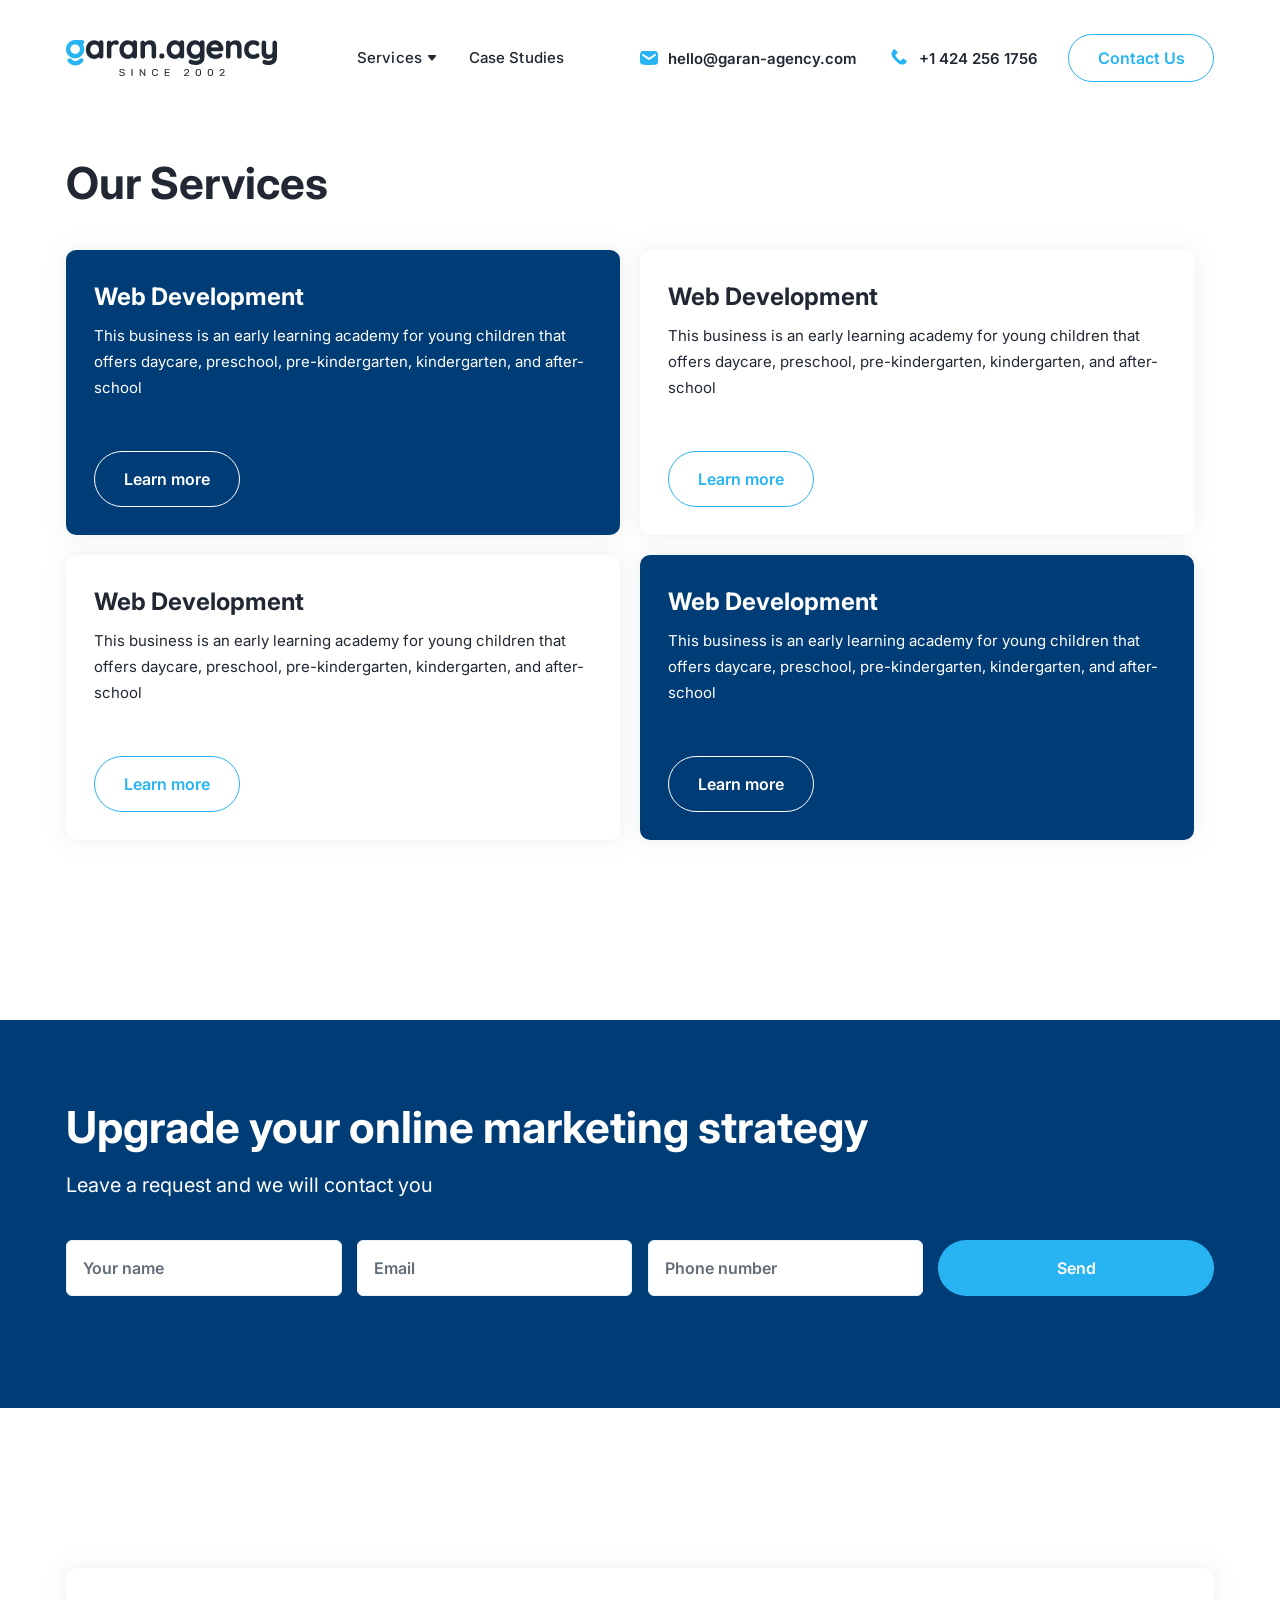
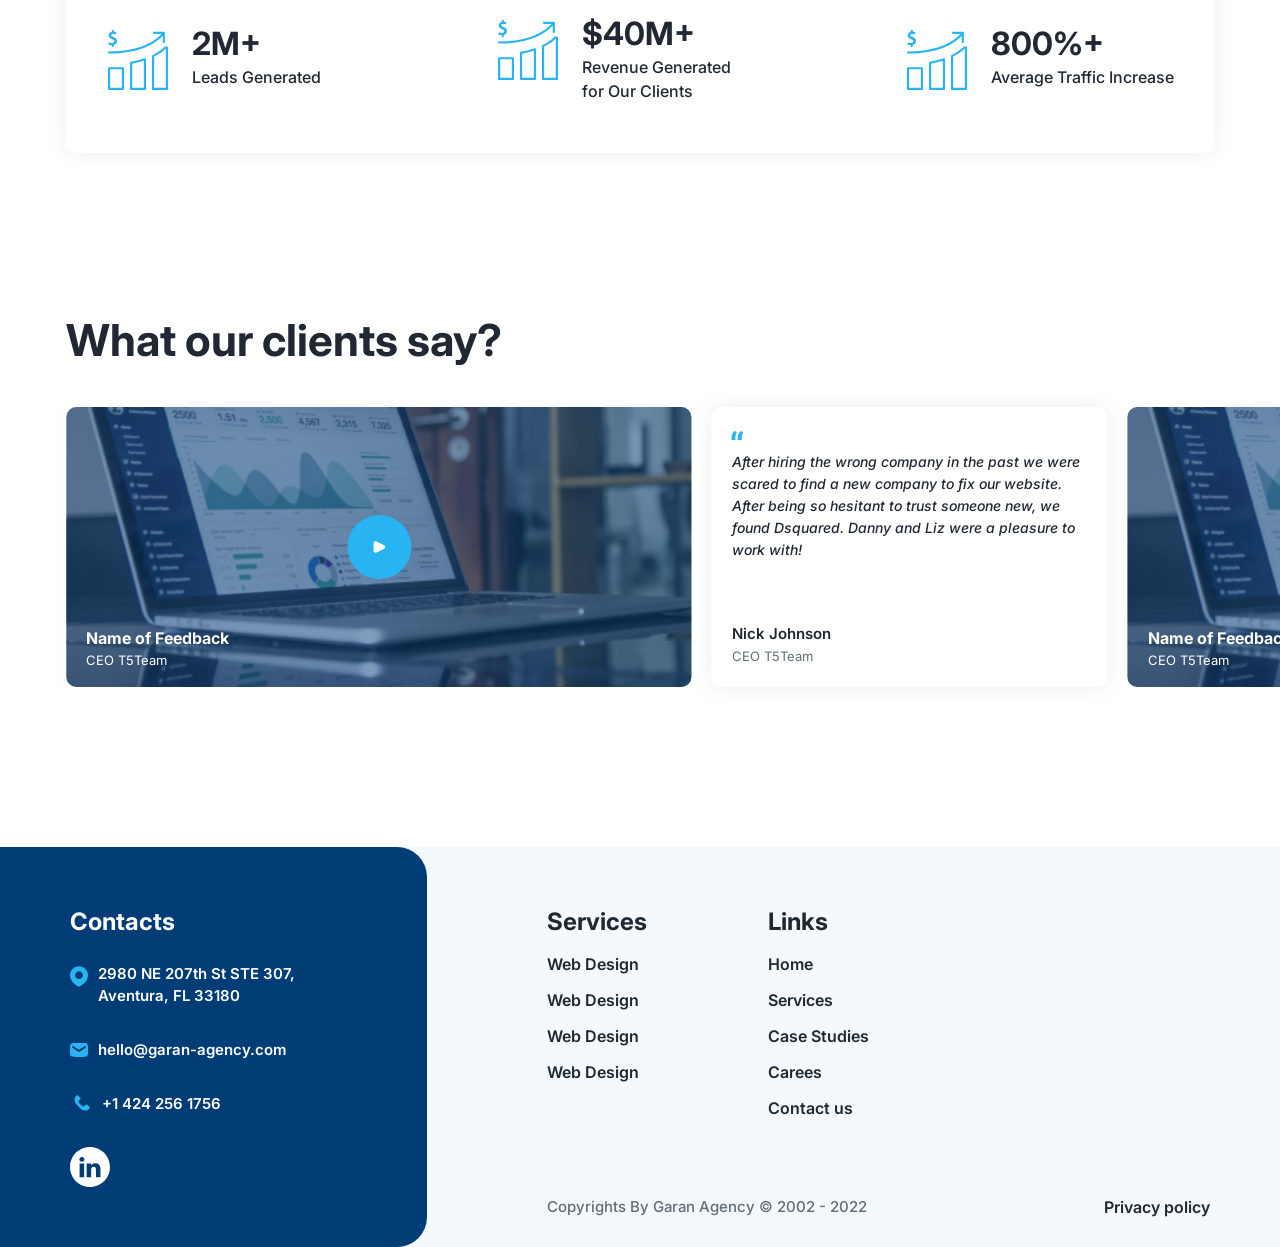
<file: services.html>
<!DOCTYPE html>
<html lang="en">
  <head>
    <meta charset="UTF-8" />
    <meta
      name="viewport"
      content="width=device-width, user-scalable=no, initial-scale=1.0, maximum-scale=1.0, minimum-scale=1.0"
    />
    <meta http-equiv="X-UA-Compatible" content="ie=edge" />
    <link
      href="https://fonts.googleapis.com/css2?family=Inter:wght@300;400;500;600;700;800;900&family=Lato:wght@300;400;700&display=swap"
      rel="stylesheet"
    />
    <link rel="stylesheet" href="https://cdn.jsdelivr.net/npm/swiper@8/swiper-bundle.min.css" />
    <link rel="stylesheet" href="css/style.bundle.css" />
    <title>Document</title>
  </head>
  <body>
    <header class="header header-blue">
      <div class="container">
        <div class="row">
          <div class="col-6">
            <div class="left-bar">
              <a href="index.html" class="site-logo"></a>
              <nav class="navbar-menu">
                <ul class="main-menu">
                  <li class="link link-mobile">
                    <a href="/">Home</a>
                  </li>
                  <li class="link menu-item-has-children">
                    <a href="#">Services</a>
                    <ul class="sub-menu">
                      <li>
                        <a href="#">Web Development</a>
                      </li>
                      <li>
                        <a href="#">SEO</a>
                      </li>
                      <li>
                        <a href="#">PPC</a>
                      </li>
                      <li>
                        <a href="#">Web Development</a>
                      </li>
                    </ul>
                  </li>
                  <li class="link">
                    <a href="#">Case Studies</a>
                  </li>
                </ul>
                <div class="callback callback-mobile">
                  <a class="link mail" href="mailto:hello@garan-agency.com">hello@garan-agency.com</a>
                  <a href="tel:+14242561756" class="link phone">+1 424 256 1756</a>
                </div>
                <div class="close-menu-btn"></div>
              </nav>
            </div>
          </div>
          <div class="col-6">
            <div class="right-bar">
              <div class="callback">
                <a class="link mail" href="mailto:hello@garan-agency.com">hello@garan-agency.com</a>
                <a href="tel:+14242561756" class="link phone">+1 424 256 1756</a>
                <a class="btn" href="#">Contact Us</a>
                <div class="mobile-menu-btn"></div>
              </div>
            </div>
          </div>
        </div>
      </div>
    </header>

    <main>
      <section class="our-services">
        <div class="container">
          <div class="row">
            <div class="col-12">
              <div class="title-section">Our Services</div>
              <div class="services-items">
                <div class="col-6 col-m-12">
                  <div class="services-item blue">
                    <div class="title">Web Development</div>
                    <div class="desc">
                      This business is an early learning academy for young children that offers daycare, preschool,
                      pre-kindergarten, kindergarten, and after-school
                    </div>
                    <a href="#" class="btn btn-c-white">Learn more</a>
                  </div>
                </div>
                <div class="col-6 col-m-12">
                  <div class="services-item white">
                    <div class="title">Web Development</div>
                    <div class="desc">
                      This business is an early learning academy for young children that offers daycare, preschool,
                      pre-kindergarten, kindergarten, and after-school
                    </div>
                    <a href="#" class="btn btn-c-blue">Learn more</a>
                  </div>
                </div>
                <div class="col-6 col-m-12">
                  <div class="services-item white">
                    <div class="title">Web Development</div>
                    <div class="desc">
                      This business is an early learning academy for young children that offers daycare, preschool,
                      pre-kindergarten, kindergarten, and after-school
                    </div>
                    <a href="#" class="btn btn-c-blue">Learn more</a>
                  </div>
                </div>
                <div class="col-6 col-m-12">
                  <div class="services-item blue">
                    <div class="title">Web Development</div>
                    <div class="desc">
                      This business is an early learning academy for young children that offers daycare, preschool,
                      pre-kindergarten, kindergarten, and after-school
                    </div>
                    <a href="#" class="btn btn-c-white">Learn more</a>
                  </div>
                </div>
              </div>
            </div>
          </div>
        </div>
      </section>

      <section class="callback-section callback-section-inline">
        <div class="container">
          <form action="">
            <div class="form-inner">
              <div class="form-info">
                <div class="title-section">Upgrade your online marketing strategy</div>
                <div class="desc">
                  Leave a request and we will contact you
                </div>
              </div>
              <div class="inputs-wrapper">
                <div class="input-item">
                  <input type="text" placeholder="Your name" />
                </div>
                <div class="input-item">
                  <input type="text" placeholder="Email" />
                </div>
                <div class="input-item">
                  <input type="text" placeholder="Phone number" />
                </div>
                <input type="submit" class="btn btn-blue" value="Send" />
              </div>
            </div>
          </form>
        </div>
      </section>

      <section class="stats">
        <div class="container">
          <div class="stats-items">
            <div class="stat-item">
              <div class="stat-ico">
                <img src="./img/icons/stat-ico.svg" alt="" />
              </div>
              <div class="stat-info">
                <div class="title">2M+</div>
                <div class="desc">Leads Generated</div>
              </div>
            </div>
            <div class="stat-item">
              <div class="stat-ico">
                <img src="./img/icons/stat-ico.svg" alt="" />
              </div>
              <div class="stat-info">
                <div class="title">$40M+</div>
                <div class="desc">
                  Revenue Generated <br />
                  for Our Clients
                </div>
              </div>
            </div>
            <div class="stat-item">
              <div class="stat-ico">
                <img src="./img/icons/stat-ico.svg" alt="" />
              </div>
              <div class="stat-info">
                <div class="title">800%+</div>
                <div class="desc">Average Traffic Increase</div>
              </div>
            </div>
          </div>
        </div>
      </section>

      <section class="reviews">
        <div class="container">
          <div class="row">
            <div class="col-12">
              <div class="title-section">What our clients say?</div>
            </div>
          </div>
        </div>
        <div class="container">
          <div class="swiper reviews-slider">
            <div class="swiper-wrapper">
              <div class="swiper-slide">
                <div class="video-review" style="background-image: url(./img/notebook-img.png)">
                  <div class="btn-play"></div>
                  <div class="video-info">
                    <div class="name">Name of Feedback</div>
                    <div class="team">CEO T5Team</div>
                  </div>
                </div>
                <div class="review-content">
                  <div class="desc">
                    <p>
                      After hiring the wrong company in the past we were scared to find a new company to fix our
                      website. After being so hesitant to trust someone new, we found Dsquared. Danny and Liz were a
                      pleasure to work with!
                    </p>
                  </div>
                  <div class="author">
                    <div class="review-name">Nick Johnson</div>
                    <div class="review-team">CEO T5Team</div>
                  </div>
                </div>
              </div>
              <div class="swiper-slide">
                <div class="video-review" style="background-image: url(./img/notebook-img.png)">
                  <div class="btn-play"></div>
                  <div class="video-info">
                    <div class="name">Name of Feedback</div>
                    <div class="team">CEO T5Team</div>
                  </div>
                </div>
                <div class="review-content">
                  <div class="desc">
                    <p>
                      After hiring the wrong company in the past we were scared to find a new company to fix our
                      website. After being so hesitant to trust someone new, we found Dsquared. Danny and Liz were a
                      pleasure to work with!
                    </p>
                  </div>
                  <div class="author">
                    <div class="review-name">Nick Johnson</div>
                    <div class="review-team">CEO T5Team</div>
                  </div>
                </div>
              </div>
              <div class="swiper-slide">
                <div class="video-review" style="background-image: url(./img/notebook-img.png)">
                  <div class="btn-play"></div>
                  <div class="video-info">
                    <div class="name">Name of Feedback</div>
                    <div class="team">CEO T5Team</div>
                  </div>
                </div>
                <div class="review-content">
                  <div class="desc">
                    <p>
                      After hiring the wrong company in the past we were scared to find a new company to fix our
                      website. After being so hesitant to trust someone new, we found Dsquared. Danny and Liz were a
                      pleasure to work with!
                    </p>
                  </div>
                  <div class="author">
                    <div class="review-name">Nick Johnson</div>
                    <div class="review-team">CEO T5Team</div>
                  </div>
                </div>
              </div>
              <div class="swiper-slide">
                <div class="video-review" style="background-image: url(./img/notebook-img.png)">
                  <div class="btn-play"></div>
                  <div class="video-info">
                    <div class="name">Name of Feedback</div>
                    <div class="team">CEO T5Team</div>
                  </div>
                </div>
                <div class="review-content">
                  <div class="desc">
                    <p>
                      After hiring the wrong company in the past we were scared to find a new company to fix our
                      website. After being so hesitant to trust someone new, we found Dsquared. Danny and Liz were a
                      pleasure to work with!
                    </p>
                  </div>
                  <div class="author">
                    <div class="review-name">Nick Johnson</div>
                    <div class="review-team">CEO T5Team</div>
                  </div>
                </div>
              </div>
            </div>
          </div>
        </div>
      </section>
    </main>

    <footer>
      <div class="container-fluid">
        <div class="row">
          <div class="col-4 col-m-12">
            <div class="left-bar">
              <div class="contacts-info">
                <div class="title">Contacts</div>
                <div class="address contact-item">2980 NE 207th St STE 307, Aventura, FL 33180</div>
                <a href="mailto:hello@garan-agency.com" class="link mail contact-item">hello@garan-agency.com</a>
                <a href="tel:+14242561756" class="link phone contact-item">+1 424 256 1756</a>
              </div>
              <div class="social-links">
                <a href="#" class="social-link linkedin"></a>
              </div>
            </div>
          </div>
          <div class="col-8 col-m-12">
            <div class="right-bar">
              <nav class="footer-nav">
                <div class="nav-column col-4 col-m-12">
                  <div class="title">Services</div>
                  <ul>
                    <li>
                      <a href="#">Web Design</a>
                    </li>
                    <li>
                      <a href="#">Web Design</a>
                    </li>
                    <li>
                      <a href="#">Web Design</a>
                    </li>
                    <li>
                      <a href="#">Web Design</a>
                    </li>
                  </ul>
                </div>
                <div class="nav-column col-4 col-m-12">
                  <div class="title">Links</div>
                  <ul>
                    <li>
                      <a href="#">Home</a>
                    </li>
                    <li>
                      <a href="#">Services</a>
                    </li>
                    <li>
                      <a href="#">Case Studies</a>
                    </li>
                    <li>
                      <a href="#">Carees</a>
                    </li>
                    <li>
                      <a href="#">Contact us</a>
                    </li>
                  </ul>
                </div>
              </nav>
              <div class="col-12">
                <div class="col-6 col-m-12">
                  <div class="copy">
                    Copyrights By Garan Agency © 2002 - 2022
                  </div>
                </div>
                <div class="col-6 col-m-12">
                  <a class="policy" href="#">Privacy policy</a>
                </div>
              </div>
            </div>
          </div>
        </div>
      </div>
    </footer>
    <script src="https://cdn.jsdelivr.net/npm/swiper@8/swiper-bundle.min.js"></script>
    <script src="js/bundle.js"></script>
  </body>
</html>
</file>
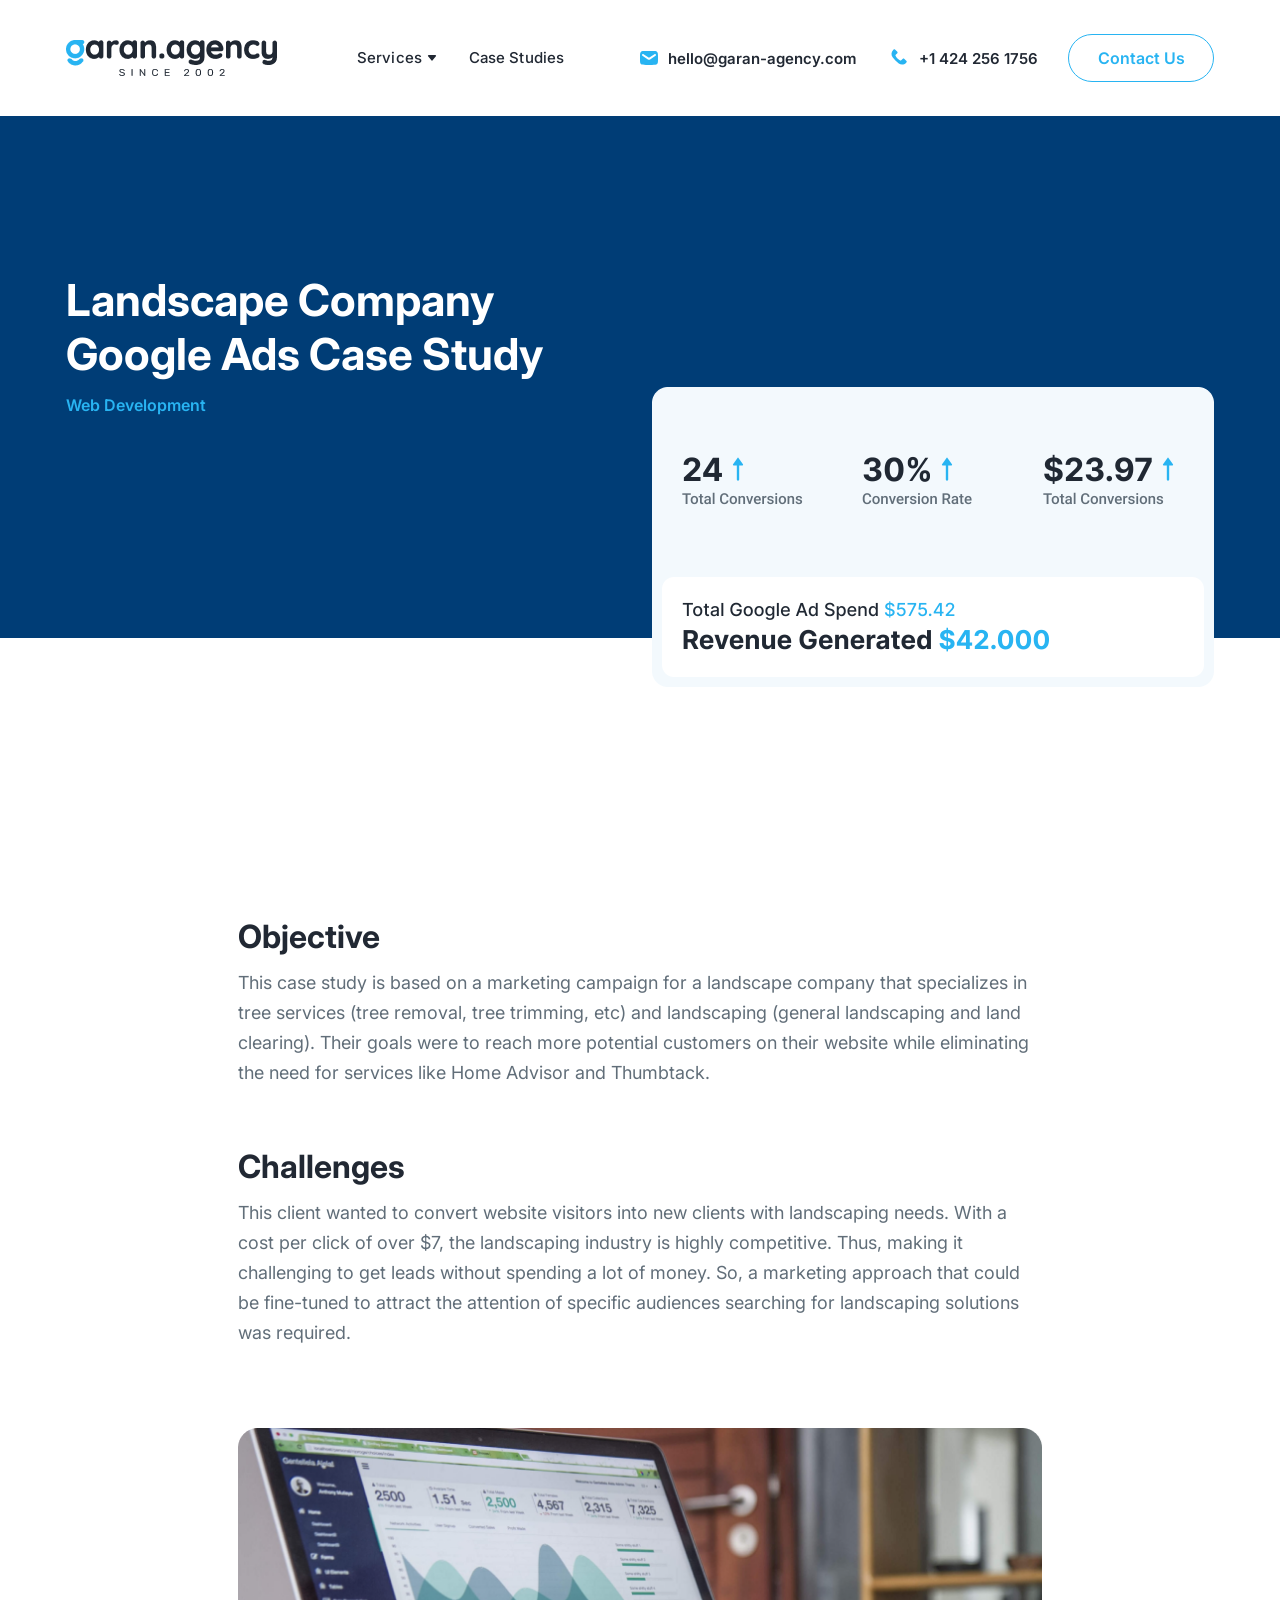
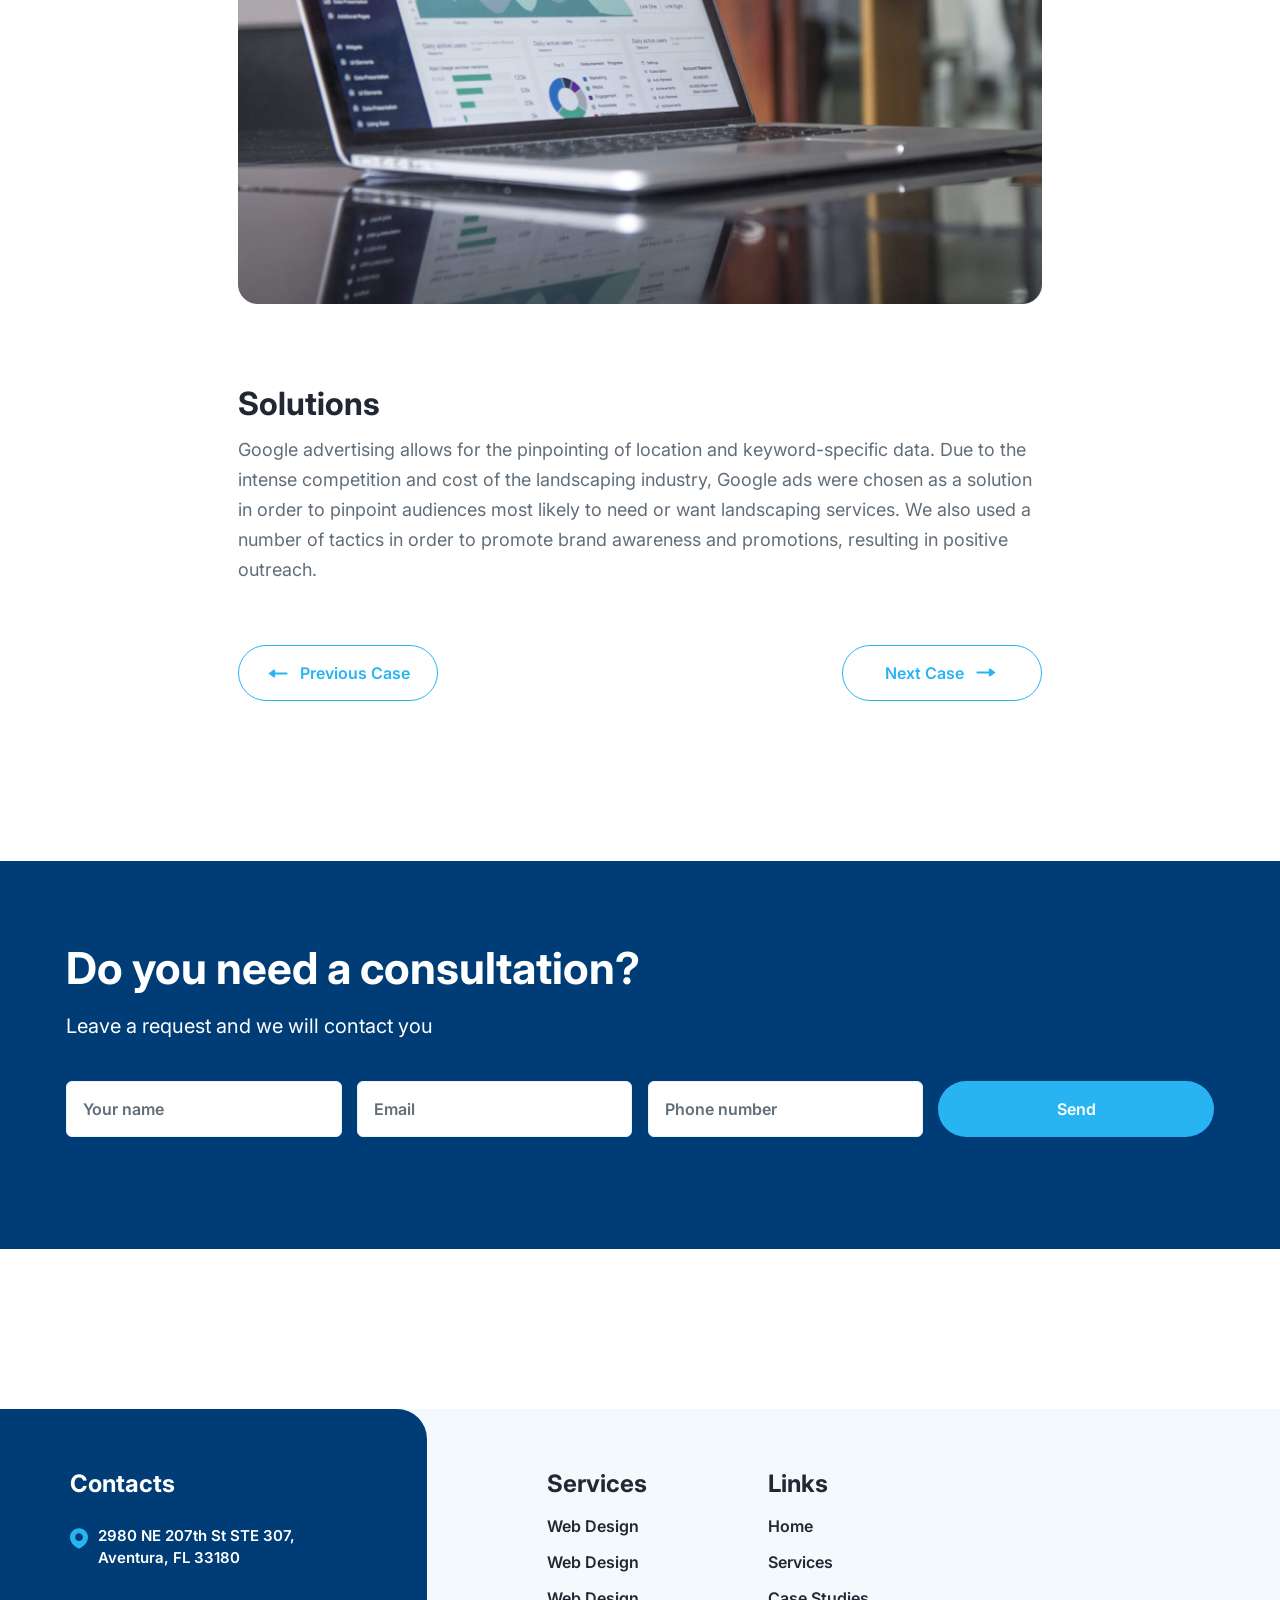
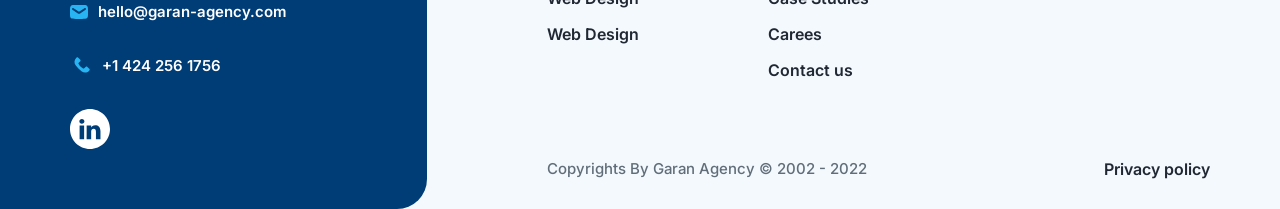
<file: single-case.html>
<!DOCTYPE html>
<html lang="en">
  <head>
    <meta charset="UTF-8" />
    <meta
      name="viewport"
      content="width=device-width, user-scalable=no, initial-scale=1.0, maximum-scale=1.0, minimum-scale=1.0"
    />
    <meta http-equiv="X-UA-Compatible" content="ie=edge" />
    <link
      href="https://fonts.googleapis.com/css2?family=Inter:wght@300;400;500;600;700;800;900&family=Lato:wght@300;400;700&display=swap"
      rel="stylesheet"
    />
    <link rel="stylesheet" href="https://cdn.jsdelivr.net/npm/swiper@8/swiper-bundle.min.css" />
    <link rel="stylesheet" href="css/style.bundle.css" />
    <title>Document</title>
  </head>
  <body>
    <header class="header header-blue">
      <div class="container">
        <div class="row">
          <div class="col-6">
            <div class="left-bar">
              <a href="index.html" class="site-logo"></a>
              <nav class="navbar-menu">
                <ul class="main-menu">
                  <li class="link link-mobile">
                    <a href="/">Home</a>
                  </li>
                  <li class="link menu-item-has-children">
                    <a href="#">Services</a>
                    <ul class="sub-menu">
                      <li>
                        <a href="#">Web Development</a>
                      </li>
                      <li>
                        <a href="#">SEO</a>
                      </li>
                      <li>
                        <a href="#">PPC</a>
                      </li>
                      <li>
                        <a href="#">Web Development</a>
                      </li>
                    </ul>
                  </li>
                  <li class="link">
                    <a href="#">Case Studies</a>
                  </li>
                </ul>
                <div class="callback callback-mobile">
                  <a class="link mail" href="mailto:hello@garan-agency.com">hello@garan-agency.com</a>
                  <a href="tel:+14242561756" class="link phone">+1 424 256 1756</a>
                </div>
                <div class="close-menu-btn"></div>
              </nav>
            </div>
          </div>
          <div class="col-6">
            <div class="right-bar">
              <div class="callback">
                <a class="link mail" href="mailto:hello@garan-agency.com">hello@garan-agency.com</a>
                <a href="tel:+14242561756" class="link phone">+1 424 256 1756</a>
                <a class="btn" href="#">Contact Us</a>
                <div class="mobile-menu-btn"></div>
              </div>
            </div>
          </div>
        </div>
      </div>
    </header>

    <main>
      <section class="row banner banner-page banner-case">
        <div class="container">
          <div class="col-6 col-m-12">
            <div class="title">Landscape Company Google Ads Case Study</div>
            <div class="tag">Web Development</div>
          </div>
          <div class="col-6 col-m-12">
            <div class="content-wrapper" style="background-image: url(./img/result-img.png)"></div>
          </div>
        </div>
      </section>

      <section class="services-content">
        <div class="container">
          <div class="content-info">
            <h3 class="h3">Objective</h3>
            <p>
              This case study is based on a marketing campaign for a landscape company that specializes in tree services
              (tree removal, tree trimming, etc) and landscaping (general landscaping and land clearing). Their goals
              were to reach more potential customers on their website while eliminating the need for services like Home
              Advisor and Thumbtack.
            </p>
          </div>
          <div class="content-info">
            <h3 class="h3">Challenges</h3>
            <p>
              This client wanted to convert website visitors into new clients with landscaping needs. With a cost per
              click of over $7, the landscaping industry is highly competitive. Thus, making it challenging to get leads
              without spending a lot of money. So, a marketing approach that could be fine-tuned to attract the
              attention of specific audiences searching for landscaping solutions was required.
            </p>
          </div>
          <div class="content-info">
            <img src="./img/content-img.png" alt="" />
          </div>
          <div class="content-info">
            <h3 class="h3">Solutions</h3>
            <p>
              Google advertising allows for the pinpointing of location and keyword-specific data. Due to the intense
              competition and cost of the landscaping industry, Google ads were chosen as a solution in order to
              pinpoint audiences most likely to need or want landscaping services. We also used a number of tactics in
              order to promote brand awareness and promotions, resulting in positive outreach.
            </p>
          </div>
          <div class="row">
            <div class="navigation-cases">
              <div class="col-6">
                <a href="#" class="btn-prev btn btn-c-blue btn-w-arrow">Previous Case</a>
              </div>
              <div class="col-6">
                <a href="#" class="btn-next btn btn-c-blue btn-w-arrow">Next Case</a>
              </div>
            </div>
          </div>
        </div>
      </section>

      <section class="callback-section callback-section-inline">
        <div class="container">
          <form action="">
            <div class="form-inner">
              <div class="form-info">
                <div class="title-section">Do you need a consultation?</div>
                <div class="desc">
                  Leave a request and we will contact you
                </div>
              </div>
              <div class="inputs-wrapper">
                <div class="input-item">
                  <input type="text" placeholder="Your name" />
                </div>
                <div class="input-item">
                  <input type="text" placeholder="Email" />
                </div>
                <div class="input-item">
                  <input type="text" placeholder="Phone number" />
                </div>
                <input type="submit" class="btn btn-blue" value="Send" />
              </div>
            </div>
          </form>
        </div>
      </section>
    </main>

    <footer>
      <div class="container-fluid">
        <div class="row">
          <div class="col-4 col-m-12">
            <div class="left-bar">
              <div class="contacts-info">
                <div class="title">Contacts</div>
                <div class="address contact-item">2980 NE 207th St STE 307, Aventura, FL 33180</div>
                <a href="mailto:hello@garan-agency.com" class="link mail contact-item">hello@garan-agency.com</a>
                <a href="tel:+14242561756" class="link phone contact-item">+1 424 256 1756</a>
              </div>
              <div class="social-links">
                <a href="#" class="social-link linkedin"></a>
              </div>
            </div>
          </div>
          <div class="col-8 col-m-12">
            <div class="right-bar">
              <nav class="footer-nav">
                <div class="nav-column col-4 col-m-12">
                  <div class="title">Services</div>
                  <ul>
                    <li>
                      <a href="#">Web Design</a>
                    </li>
                    <li>
                      <a href="#">Web Design</a>
                    </li>
                    <li>
                      <a href="#">Web Design</a>
                    </li>
                    <li>
                      <a href="#">Web Design</a>
                    </li>
                  </ul>
                </div>
                <div class="nav-column col-4 col-m-12">
                  <div class="title">Links</div>
                  <ul>
                    <li>
                      <a href="#">Home</a>
                    </li>
                    <li>
                      <a href="#">Services</a>
                    </li>
                    <li>
                      <a href="#">Case Studies</a>
                    </li>
                    <li>
                      <a href="#">Carees</a>
                    </li>
                    <li>
                      <a href="#">Contact us</a>
                    </li>
                  </ul>
                </div>
              </nav>
              <div class="col-12">
                <div class="col-6 col-m-12">
                  <div class="copy">
                    Copyrights By Garan Agency © 2002 - 2022
                  </div>
                </div>
                <div class="col-6 col-m-12">
                  <a class="policy" href="#">Privacy policy</a>
                </div>
              </div>
            </div>
          </div>
        </div>
      </div>
    </footer>
    <script src="https://cdn.jsdelivr.net/npm/swiper@8/swiper-bundle.min.js"></script>
    <script src="js/bundle.js"></script>
  </body>
</html>
</file>
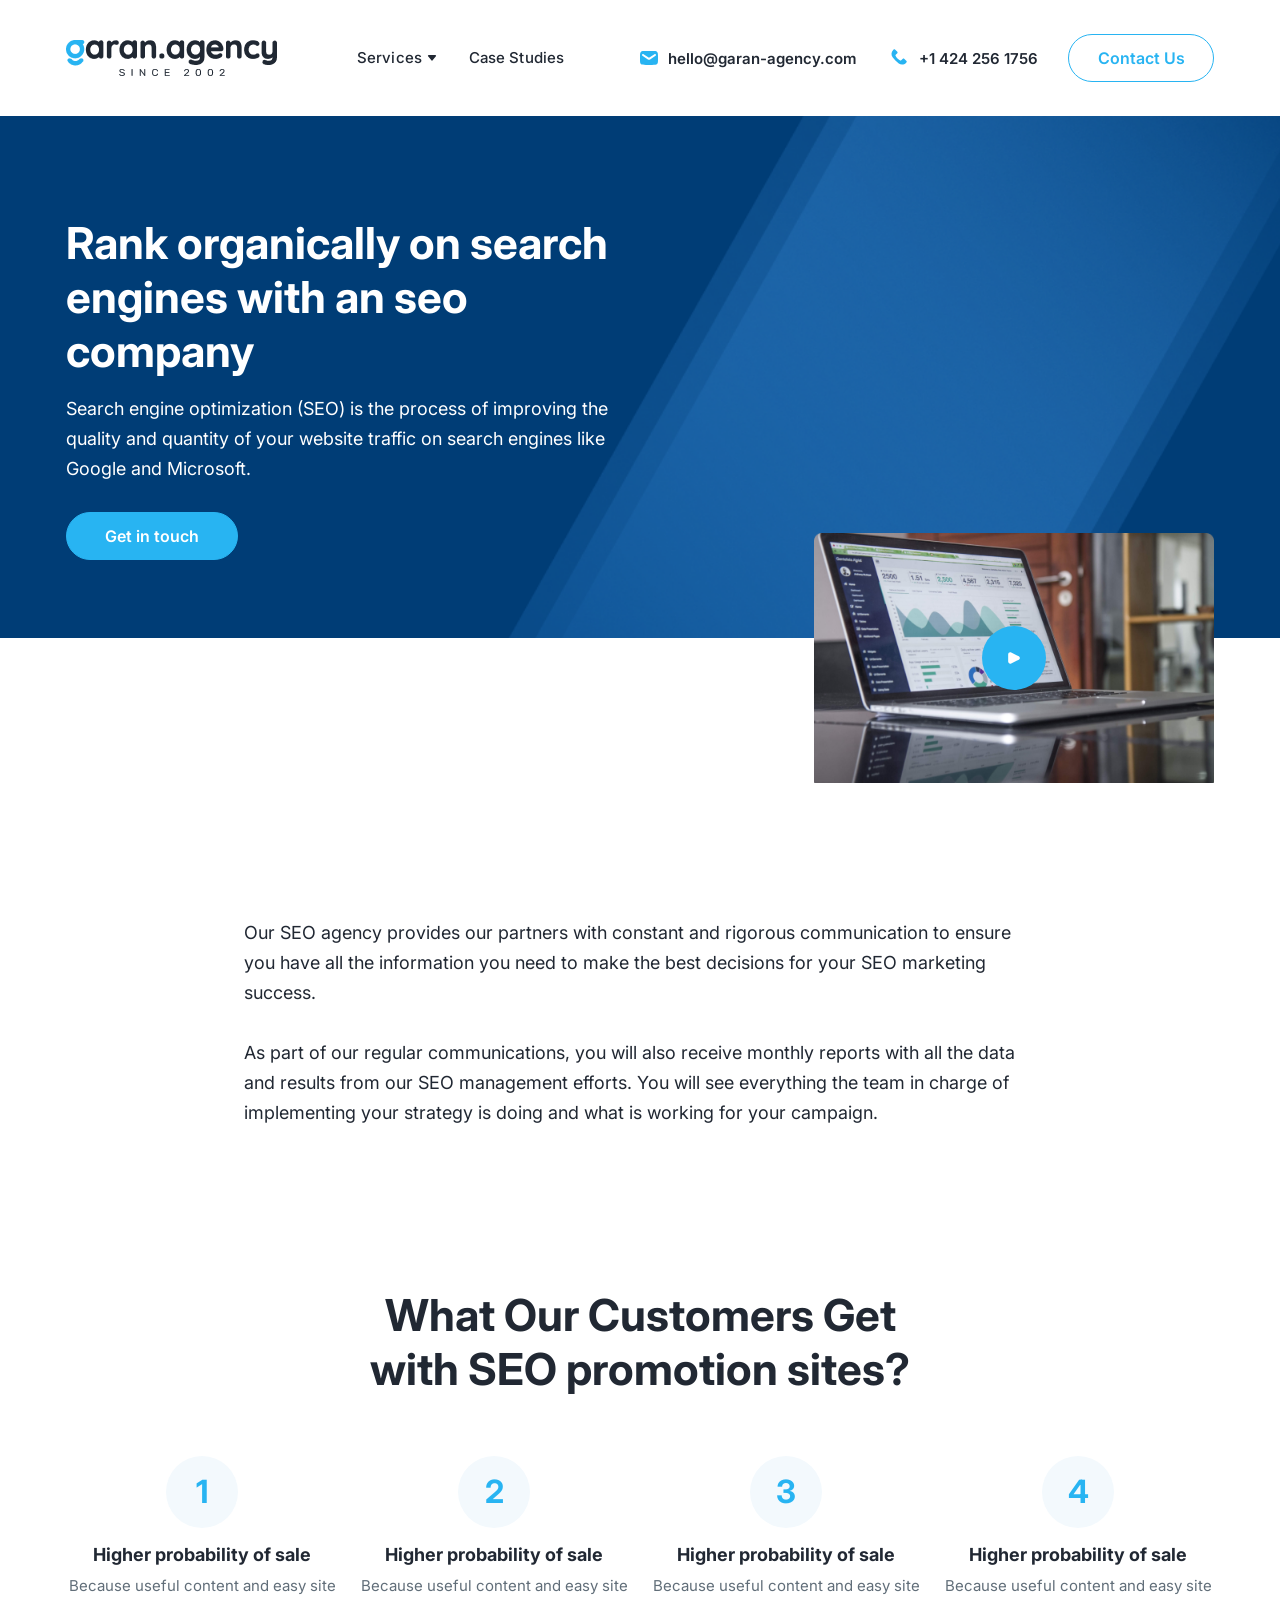
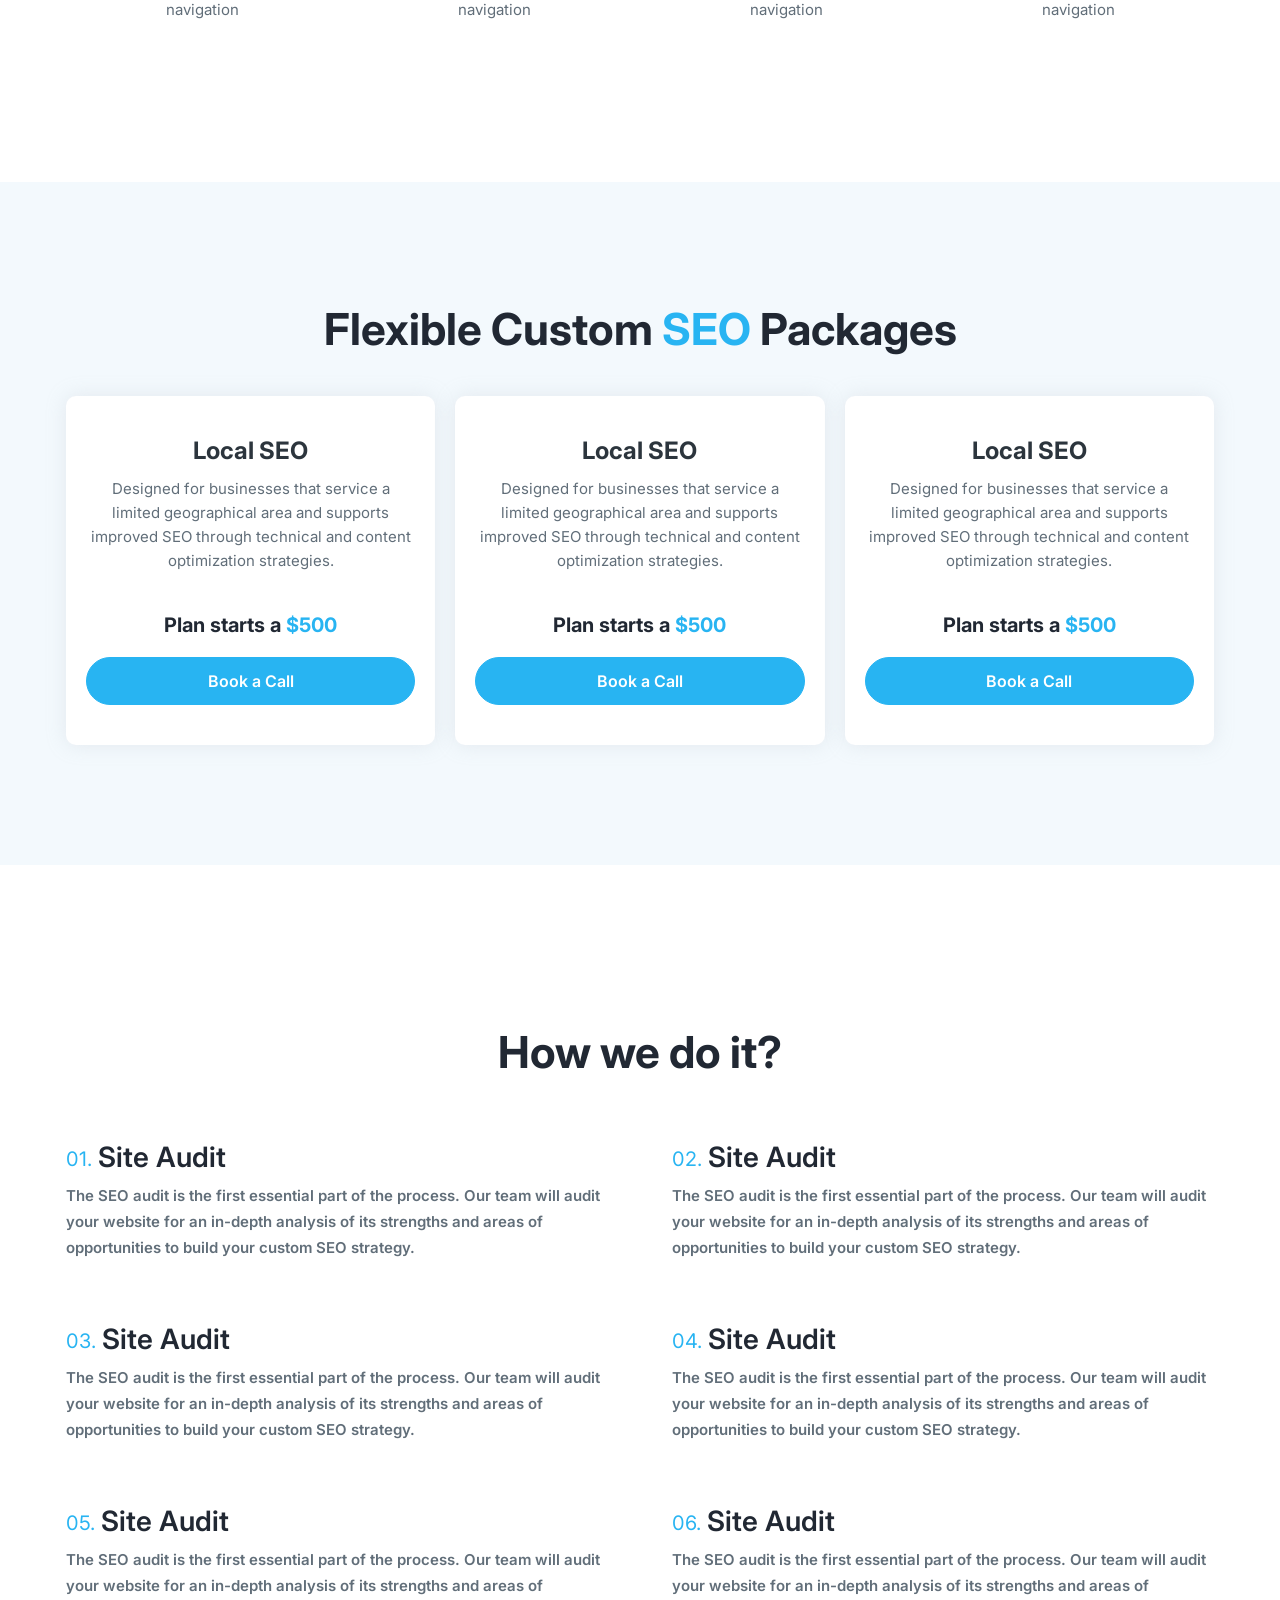
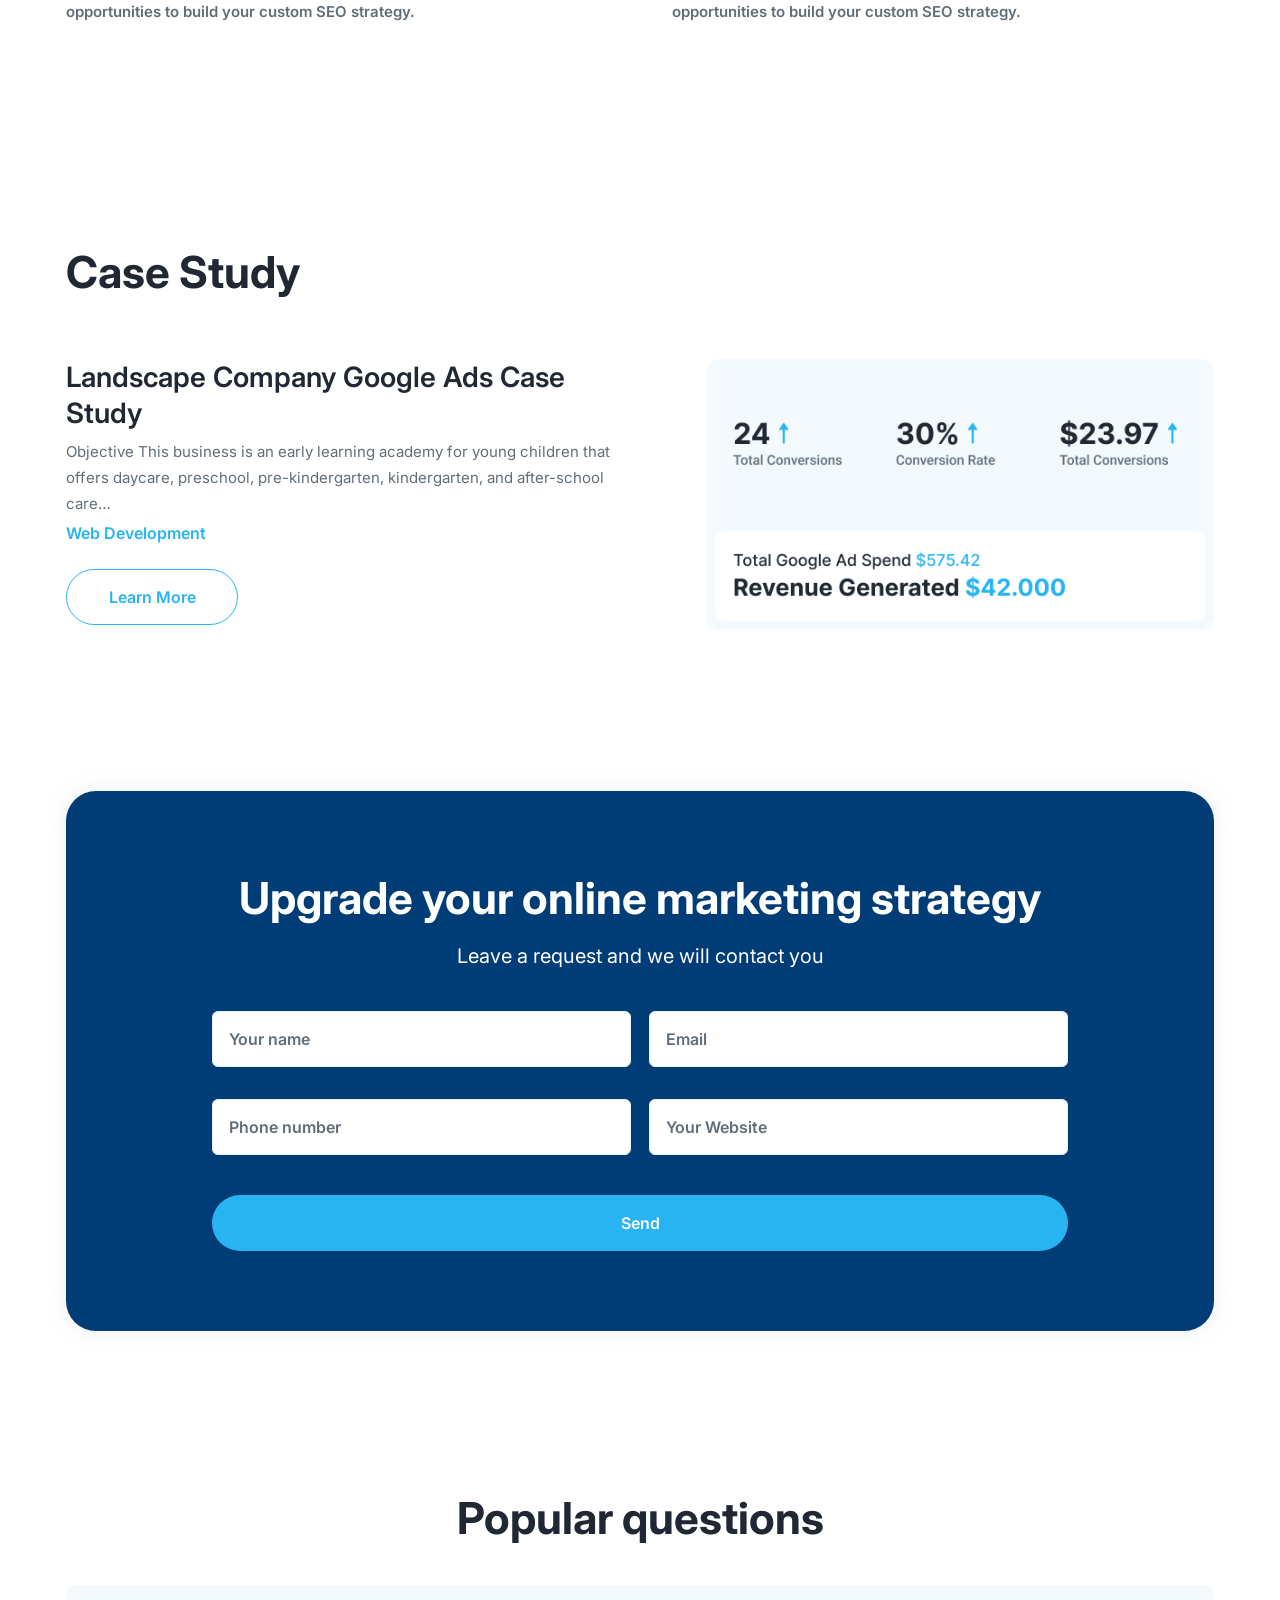
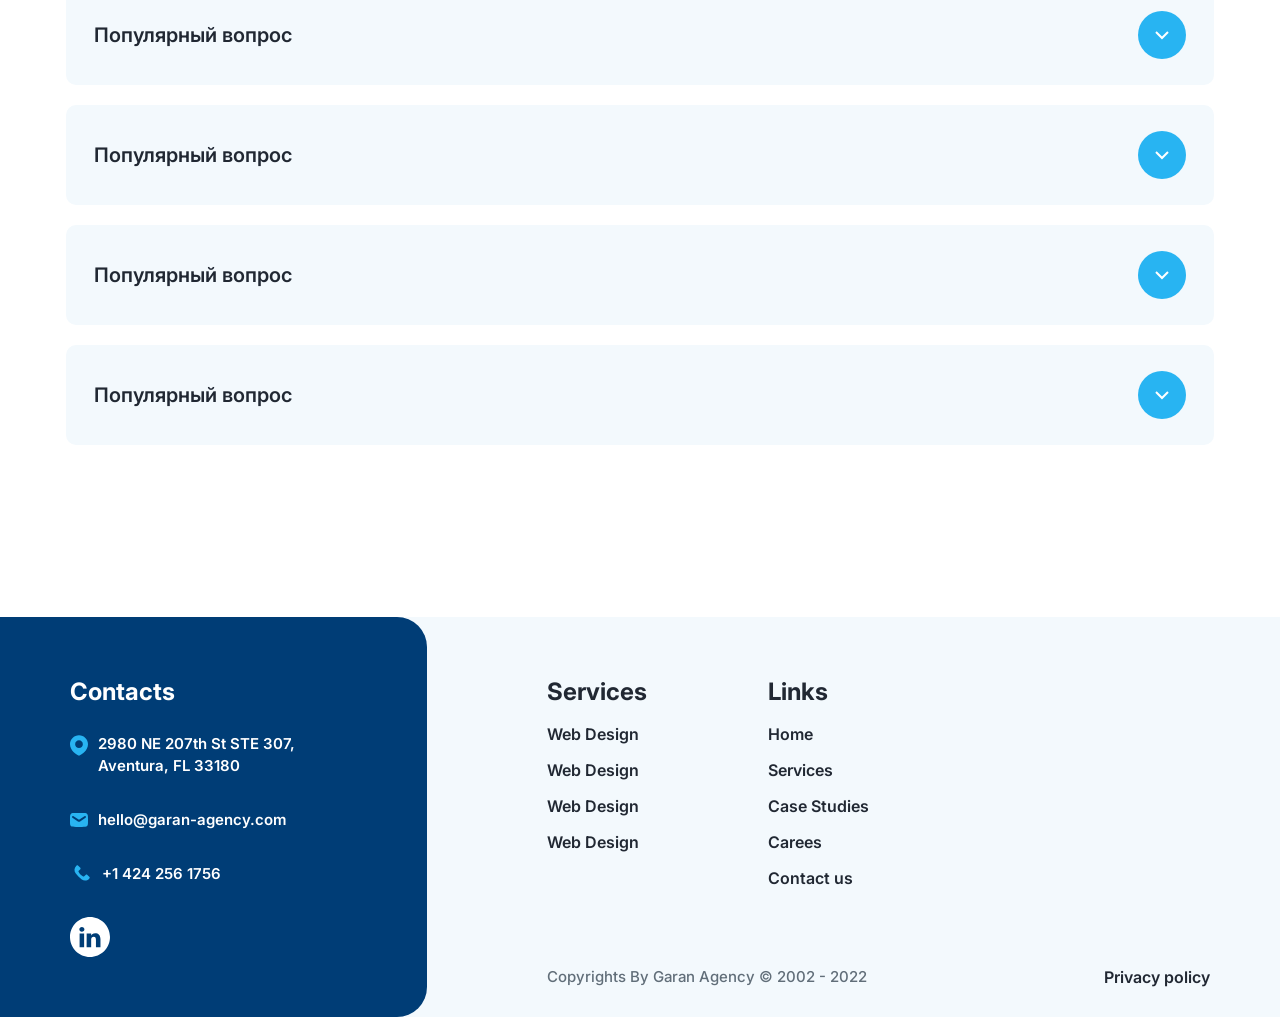
<file: single-services.html>
<!DOCTYPE html>
<html lang="en">
  <head>
    <meta charset="UTF-8" />
    <meta
      name="viewport"
      content="width=device-width, user-scalable=no, initial-scale=1.0, maximum-scale=1.0, minimum-scale=1.0"
    />
    <meta http-equiv="X-UA-Compatible" content="ie=edge" />
    <link
      href="https://fonts.googleapis.com/css2?family=Inter:wght@300;400;500;600;700;800;900&family=Lato:wght@300;400;700&display=swap"
      rel="stylesheet"
    />
    <link rel="stylesheet" href="https://cdn.jsdelivr.net/npm/swiper@8/swiper-bundle.min.css" />
    <link rel="stylesheet" href="css/style.bundle.css" />
    <title>Document</title>
  </head>
  <body>
    <header class="header header-blue">
      <div class="container">
        <div class="row">
          <div class="col-6">
            <div class="left-bar">
              <a href="index.html" class="site-logo"></a>
              <nav class="navbar-menu">
                <ul class="main-menu">
                  <li class="link link-mobile">
                    <a href="/">Home</a>
                  </li>
                  <li class="link menu-item-has-children">
                    <a href="#">Services</a>
                    <ul class="sub-menu">
                      <li>
                        <a href="#">Web Development</a>
                      </li>
                      <li>
                        <a href="#">SEO</a>
                      </li>
                      <li>
                        <a href="#">PPC</a>
                      </li>
                      <li>
                        <a href="#">Web Development</a>
                      </li>
                    </ul>
                  </li>
                  <li class="link">
                    <a href="#">Case Studies</a>
                  </li>
                </ul>
                <div class="callback callback-mobile">
                  <a class="link mail" href="mailto:hello@garan-agency.com">hello@garan-agency.com</a>
                  <a href="tel:+14242561756" class="link phone">+1 424 256 1756</a>
                </div>
                <div class="close-menu-btn"></div>
              </nav>
            </div>
          </div>
          <div class="col-6">
            <div class="right-bar">
              <div class="callback">
                <a class="link mail" href="mailto:hello@garan-agency.com">hello@garan-agency.com</a>
                <a href="tel:+14242561756" class="link phone">+1 424 256 1756</a>
                <a class="btn" href="#">Contact Us</a>
                <div class="mobile-menu-btn"></div>
              </div>
            </div>
          </div>
        </div>
      </div>
    </header>

    <main>
      <section class="row banner banner-page services-banner">
        <div class="overlay-lines"></div>
        <div class="container">
          <div class="col-6 col-m-12">
            <div class="title">Rank organically on search engines with an seo company</div>
            <div class="desc">
              Search engine optimization (SEO) is the process of improving the quality and quantity of your website
              traffic on search engines like Google and Microsoft.
            </div>
            <a class="btn btn-blue" href="#">Get in touch</a>
          </div>
          <div class="col-6 col-m-12">
            <div class="content-wrapper" style="background-image: url(./img/notebook-img.png)">
              <div class="btn-play"></div>
            </div>
          </div>
        </div>
      </section>

      <section class="services-content">
        <div class="container">
          <div class="about-desc">
            <p>
              Our SEO agency provides our partners with constant and rigorous communication to ensure you have all the
              information you need to make the best decisions for your SEO marketing success.
            </p>
            <p>
              As part of our regular communications, you will also receive monthly reports with all the data and results
              from our SEO management efforts. You will see everything the team in charge of implementing your strategy
              is doing and what is working for your campaign.
            </p>
          </div>
        </div>
      </section>

      <section class="services-content advantages-section">
        <div class="container">
          <div class="row">
            <div class="col-12">
              <div class="title-section">What Our Customers Get with SEO promotion sites?</div>
            </div>
            <div class="our-advantages">
              <ol>
                <li class="advantage">
                  <div class="num">1</div>
                  <div class="title">Higher probability of sale</div>
                  <div class="desc">Because useful content and easy site navigation</div>
                </li>
                <li class="advantage">
                  <div class="num">2</div>
                  <div class="title">Higher probability of sale</div>
                  <div class="desc">Because useful content and easy site navigation</div>
                </li>
                <li class="advantage">
                  <div class="num">3</div>
                  <div class="title">Higher probability of sale</div>
                  <div class="desc">Because useful content and easy site navigation</div>
                </li>
                <li class="advantage">
                  <div class="num">4</div>
                  <div class="title">Higher probability of sale</div>
                  <div class="desc">Because useful content and easy site navigation</div>
                </li>
              </ol>
            </div>
          </div>
        </div>
      </section>

      <section class="services-content packages">
        <div class="container">
          <div class="row">
            <div class="col-12">
              <div class="title-section">Flexible Custom <span>SEO</span> Packages</div>
              <div class="package-wrapper">
                <div class="package-cards">
                  <div class="col-4 col-m-12">
                    <div class="pack-card">
                      <div class="title">Local SEO</div>
                      <div class="desc">
                        Designed for businesses that service a limited geographical area and supports improved SEO
                        through technical and content optimization strategies.
                      </div>
                      <div class="price">
                        Plan starts a
                        <span>$500</span>
                      </div>
                      <a class="btn btn-blue" href="#">Book a Call</a>
                    </div>
                  </div>
                  <div class="col-4 col-m-12">
                    <div class="pack-card">
                      <div class="title">Local SEO</div>
                      <div class="desc">
                        Designed for businesses that service a limited geographical area and supports improved SEO
                        through technical and content optimization strategies.
                      </div>
                      <div class="price">
                        Plan starts a
                        <span>$500</span>
                      </div>
                      <a class="btn btn-blue" href="#">Book a Call</a>
                    </div>
                  </div>
                  <div class="col-4 col-m-12">
                    <div class="pack-card">
                      <div class="title">Local SEO</div>
                      <div class="desc">
                        Designed for businesses that service a limited geographical area and supports improved SEO
                        through technical and content optimization strategies.
                      </div>
                      <div class="price">
                        Plan starts a
                        <span>$500</span>
                      </div>
                      <a class="btn btn-blue" href="#">Book a Call</a>
                    </div>
                  </div>
                </div>
              </div>
            </div>
          </div>
        </div>
      </section>

      <section class="services-content how-we-do">
        <div class="container">
          <div class="row">
            <div class="col-12">
              <div class="title-section">How we do it?</div>
            </div>
            <ol class="items-wrapper">
              <li class="col-6 col-m-12">
                Site Audit
                <p>
                  The SEO audit is the first essential part of the process. Our team will audit your website for an
                  in-depth analysis of its strengths and areas of opportunities to build your custom SEO strategy.
                </p>
              </li>
              <li class="col-6 col-m-12">
                Site Audit
                <p>
                  The SEO audit is the first essential part of the process. Our team will audit your website for an
                  in-depth analysis of its strengths and areas of opportunities to build your custom SEO strategy.
                </p>
              </li>
              <li class="col-6 col-m-12">
                Site Audit
                <p>
                  The SEO audit is the first essential part of the process. Our team will audit your website for an
                  in-depth analysis of its strengths and areas of opportunities to build your custom SEO strategy.
                </p>
              </li>
              <li class="col-6 col-m-12">
                Site Audit
                <p>
                  The SEO audit is the first essential part of the process. Our team will audit your website for an
                  in-depth analysis of its strengths and areas of opportunities to build your custom SEO strategy.
                </p>
              </li>
              <li class="col-6 col-m-12">
                Site Audit
                <p>
                  The SEO audit is the first essential part of the process. Our team will audit your website for an
                  in-depth analysis of its strengths and areas of opportunities to build your custom SEO strategy.
                </p>
              </li>
              <li class="col-6 col-m-12">
                Site Audit
                <p>
                  The SEO audit is the first essential part of the process. Our team will audit your website for an
                  in-depth analysis of its strengths and areas of opportunities to build your custom SEO strategy.
                </p>
              </li>
            </ol>
          </div>
        </div>
      </section>

      <section class="our-results">
        <div class="container">
          <div class="row">
            <div class="col-12">
              <div class="title-section">
                Case Study
              </div>
            </div>
            <div class="col-12">
              <div class="results-list">
                <div class="result-item">
                  <div class="col-6 col-m-12">
                    <div class="result-title">Landscape Company Google Ads Case Study</div>
                    <div class="result-desc">
                      Objective This business is an early learning academy for young children that offers daycare,
                      preschool, pre-kindergarten, kindergarten, and after-school care…
                    </div>
                    <div class="tag">Web Development</div>
                    <a class="btn btn-c-blue" href="#">Learn More</a>
                  </div>
                  <div class="col-6 col-m-12">
                    <div class="img-result">
                      <img src="./img/result-img.png" alt="" />
                    </div>
                  </div>
                </div>
              </div>
            </div>
          </div>
        </div>
      </section>

      <section class="callback-section">
        <div class="container">
          <form action="">
            <div class="form-inner">
              <div class="form-info">
                <div class="title-section">Upgrade your online marketing strategy</div>
                <div class="desc">
                  Leave a request and we will contact you
                </div>
              </div>
              <div class="inputs-wrapper">
                <div class="input-item">
                  <input type="text" placeholder="Your name" />
                </div>
                <div class="input-item">
                  <input type="text" placeholder="Email" />
                </div>
                <div class="input-item">
                  <input type="text" placeholder="Phone number" />
                </div>
                <div class="input-item">
                  <input type="text" placeholder="Your Website" />
                </div>
                <input type="submit" class="btn btn-blue" value="Send" />
              </div>
            </div>
          </form>
        </div>
      </section>

      <section class="faq services-content">
        <div class="container">
          <div class="title-section">Popular questions</div>
          <div id="accordion" class="accordion">
            <div class="accordion-item" data-id="1">
              <div class="accordion-item-header">
                Популярный вопрос
              </div>
              <div class="accordion-item-content">
                <p>
                  Lorem ipsum dolor sit amet, consectetur adipisicing elit. Eius esse id minus voluptatem! Deserunt
                  dolore est excepturi exercitationem impedit iusto mollitia natus perferendis perspiciatis unde? A
                  aliquid dolore doloribus saepe.
                </p>
              </div>
            </div>
            <div class="accordion-item" data-id="1">
              <div class="accordion-item-header">
                Популярный вопрос
              </div>
              <div class="accordion-item-content">
                <p></p>
              </div>
            </div>
            <div class="accordion-item" data-id="1">
              <div class="accordion-item-header">
                Популярный вопрос
              </div>
              <div class="accordion-item-content">
                <p></p>
              </div>
            </div>
            <div class="accordion-item" data-id="1">
              <div class="accordion-item-header">
                Популярный вопрос
              </div>
              <div class="accordion-item-content">
                <p></p>
              </div>
            </div>
          </div>
        </div>
      </section>
    </main>

    <footer>
      <div class="container-fluid">
        <div class="row">
          <div class="col-4 col-m-12">
            <div class="left-bar">
              <div class="contacts-info">
                <div class="title">Contacts</div>
                <div class="address contact-item">2980 NE 207th St STE 307, Aventura, FL 33180</div>
                <a href="mailto:hello@garan-agency.com" class="link mail contact-item">hello@garan-agency.com</a>
                <a href="tel:+14242561756" class="link phone contact-item">+1 424 256 1756</a>
              </div>
              <div class="social-links">
                <a href="#" class="social-link linkedin"></a>
              </div>
            </div>
          </div>
          <div class="col-8 col-m-12">
            <div class="right-bar">
              <nav class="footer-nav">
                <div class="nav-column col-4 col-m-12">
                  <div class="title">Services</div>
                  <ul>
                    <li>
                      <a href="#">Web Design</a>
                    </li>
                    <li>
                      <a href="#">Web Design</a>
                    </li>
                    <li>
                      <a href="#">Web Design</a>
                    </li>
                    <li>
                      <a href="#">Web Design</a>
                    </li>
                  </ul>
                </div>
                <div class="nav-column col-4 col-m-12">
                  <div class="title">Links</div>
                  <ul>
                    <li>
                      <a href="#">Home</a>
                    </li>
                    <li>
                      <a href="#">Services</a>
                    </li>
                    <li>
                      <a href="#">Case Studies</a>
                    </li>
                    <li>
                      <a href="#">Carees</a>
                    </li>
                    <li>
                      <a href="#">Contact us</a>
                    </li>
                  </ul>
                </div>
              </nav>
              <div class="col-12">
                <div class="col-6 col-m-12">
                  <div class="copy">
                    Copyrights By Garan Agency © 2002 - 2022
                  </div>
                </div>
                <div class="col-6 col-m-12">
                  <a class="policy" href="#">Privacy policy</a>
                </div>
              </div>
            </div>
          </div>
        </div>
      </div>
    </footer>
    <script src="https://cdn.jsdelivr.net/npm/swiper@8/swiper-bundle.min.js"></script>
    <script src="js/bundle.js"></script>
  </body>
</html>
</file>
<file: css/style.bundle.css>
*{font-family:Inter;box-sizing:border-box}a,abbr,acronym,address,applet,article,aside,audio,b,big,blockquote,body,canvas,caption,center,cite,code,dd,del,details,dfn,div,dl,dt,em,embed,fieldset,figcaption,figure,footer,form,h1,h2,h3,h4,h5,h6,header,hgroup,html,i,iframe,img,ins,kbd,label,legend,li,mark,menu,nav,object,ol,output,p,pre,q,ruby,s,samp,section,small,span,strike,strong,sub,summary,sup,table,tbody,td,tfoot,th,thead,time,tr,tt,u,ul,var,video{margin:0;padding:0;border:0;font-size:100%;font:inherit;font-family:Inter;vertical-align:baseline;outline:none}html{height:101%}body{font-size:62.5%;line-height:1;overflow-x:hidden}input{max-width:100%}article,aside,details,figcaption,figure,footer,header,hgroup,menu,nav,section{display:block}ol,ul{list-style:none}blockquote,q{quotes:none}blockquote:after,blockquote:before,q:after,q:before{content:"";content:none}strong{font-weight:700}input{outline:none}table{border-collapse:collapse;border-spacing:0}img{border:0;max-width:100%}a{text-decoration:none;transition:.3s}main{padding-top:116px}body.home main{padding-top:0}body.home .header-blue{background:transparent}body.home .header-blue .link{color:#fff}body.home .header-blue .link:hover{color:#28b4f2}body.home .header-blue .navbar-menu .main-menu li a{color:#fff}body.home .header-blue .navbar-menu .main-menu li a:hover{color:#28b4f2}body.home .header-blue .site-logo{background-image:url(../img/logo-home.png)}body.home .header-blue .callback .btn,body.home .header-blue .callback .btn:hover{color:#fff}body.home .header-blue .navbar-menu .main-menu .menu-item-has-children:after{background-image:url(../img/icons/menu-item-arrow.svg)}body.home .header-white{background:#fff}body.home .header-white .callback .mail,body.home .header-white .callback .phone{color:#212833}body.home .header-white .callback .mail:hover,body.home .header-white .callback .phone:hover{color:#28b4f2}body.home .header-white .navbar-menu .main-menu .menu-item-has-children:after{background-image:url(../img/icons/arrow-black.svg)}body.home .header-white .navbar-menu .main-menu .menu-item-has-children:hover:after{background-image:url(../img/icons/arrow-item-blue.svg)}body.home .header-white .link,body.home .header-white .navbar-menu .main-menu li a{color:#212833}body.home .header-white .link:hover,body.home .header-white .navbar-menu .main-menu li a:hover{color:#28b4f2}body.home .header-white .site-logo{background-image:url(../img/logo.png)}body.home .header-white .callback .btn{color:#28b4f2}body.home .header-white .callback .btn:hover{color:#fff}a:hover{color:#28b4f2}.link{transition:.3s;font-weight:600;font-size:15px;line-height:100%;color:#212833}.link:hover{color:#28b4f2}.container{max-width:1188px;padding:0 20px;margin:auto}.container,.container-fluid{width:100%;display:flex;align-items:center;flex-wrap:wrap}.container-fluid{max-width:100%}.col-1{width:8.33333333%}.col-2{width:16.66666667%}.col-3{width:25%}.col-4{width:33.33333333%}.col-5{width:41.66666667%}.col-6{width:50%}.col-7{width:58.33333333%}.col-8{width:66.66666667%}.col-9{width:75%}.col-10{width:83.33333333%}.col-11{width:91.66666667%}.col-12{width:100%}.swiper-button-next,.swiper-button-prev{background-color:#28b4f2;border-radius:50%;width:56px;height:56px;display:flex;align-items:center;justify-content:center;top:-70px;transition:.3s}.swiper-button-next:hover,.swiper-button-prev:hover{background-color:#0084be}.swiper-button-next:after,.swiper-button-prev:after{content:"";background-image:url(../img/icons/accordion-arrow.svg);background-repeat:no-repeat;background-position:50%;background-size:contain;width:30px;height:30px}.swiper-button-next:after{transform:rotate(270deg)}.swiper-button-prev{left:auto;right:74px}.swiper-button-prev:after{transform:rotate(90deg)}.accordion{width:100%}.accordion .accordion-item{margin-bottom:12px;width:100%;cursor:pointer;background:#f3f9fd;border-radius:10px;padding:40px 28px}.accordion .accordion-item:not(:last-child){margin-bottom:20px}.accordion .accordion-item .accordion-item-content{overflow:hidden;border-top:none;max-height:0;transition:.5s;width:100%;padding-right:60px}.accordion .accordion-item .accordion-item-content p{padding-top:52px;font-size:16px}.accordion .accordion-item .accordion-item-header{position:relative;font-weight:600;font-size:20px;line-height:100%;color:#212833;display:flex;width:100%;align-items:center;padding-right:64px}.accordion .accordion-item .accordion-item-header:after{content:"";display:block;background-color:#28b4f2;background-image:url(../img/icons/accordion-arrow.svg);background-repeat:no-repeat;background-position:50%;background-size:24px;border-radius:50%;width:48px;height:48px;position:absolute;right:0;transition:.2s}.accordion .accordion-item.show .accordion-item-header:after{transform:rotate(180deg)}.accordion .accordion-item.show .accordion-item-content{max-height:1000px;transition:all 2s}.tag{font-weight:600;font-size:16px;line-height:100%;color:#28b4f2;margin-bottom:28px;display:block}p{font-size:18px;line-height:30px;color:#616e79}p:not(:last-child){margin-bottom:30px}.row{display:flex;flex-wrap:wrap;width:100%}.mobile-btn-menu{display:none}.h3,h3{font-weight:700;font-size:32px;line-height:38px;color:#212833;margin-bottom:12px}.services-content .content-info{max-width:70%;margin:0 auto 60px}.services-content .content-info ul{margin-left:20px;max-width:70%}.services-content .content-info ul li{font-size:18px;line-height:30px;color:#616e79;list-style:disc;margin-bottom:16px}.services-content .content-info ul li::marker{color:#28b4f2}.services-content .content-info img{margin:20px 0}.content-policy .content-info{max-width:100%;margin:0 0 60px}.btn{font-family:Inter;font-weight:600;font-size:16px;line-height:100%;max-width:146px;width:100%;height:48px;display:flex;align-items:center;justify-content:center;padding:5px;color:#fff;border:1px solid #28b4f2;border-radius:200px;transition:all .3s;cursor:pointer}.btn:hover{background:#28b4f2;border:1px solid #28b4f2;color:#fff}.btn-c-blue{color:#28b4f2;height:56px}.btn-c-white{color:#fff;border:1px solid #fff}.btn-c-white:hover{background:#fff;border:1px solid #fff;color:#28b4f2}.btn-blue{background:#28b4f2;max-width:172px}.btn-blue:hover{background:#0084be;border:1px solid #0084be}.btn-load-more{max-width:396px;margin:80px auto 0}.navigation-cases{display:flex;width:100%;max-width:70%;margin:0 auto;justify-content:space-between}.btn-w-arrow{max-width:200px}.btn-w-arrow.btn-next{margin-left:auto}.btn-w-arrow.btn-next:after{content:"";display:inline-block;background-image:url(../img/icons/arrow-blue.svg);background-repeat:no-repeat;background-position:50%;background-size:contain;width:24px;height:24px;margin-left:10px;transform:rotate(180deg)}.btn-w-arrow.btn-next:hover:after{background-image:url(../img/icons/arrow-white.svg)}.btn-w-arrow.btn-prev:before{content:"";display:inline-block;background-image:url(../img/icons/arrow-blue.svg);background-repeat:no-repeat;background-position:50%;background-size:contain;width:24px;height:24px;margin-right:10px}.btn-w-arrow.btn-prev:hover:before{background-image:url(../img/icons/arrow-white.svg)}.title-section{font-family:Inter;font-weight:700;font-size:44px;line-height:54px;color:#212833;margin-bottom:40px;width:100%}.title-section span{color:#28b4f2}.content-wrapper{position:relative;max-width:400px;height:400px;border:18px solid #003d76;margin-left:auto;display:flex;align-items:center;justify-content:center;border-radius:50%;background-size:cover}.btn-play,.content-wrapper{background-repeat:no-repeat}.btn-play{display:block;position:absolute;background-color:#28b4f2;border-radius:50%;background-image:url(../img/icons/play-fill.svg);background-position:50%;background-size:28px;width:64px;height:64px;cursor:pointer;transition:.3s}.btn-play:hover{background-color:#0084be}.banner{margin-top:120px;height:522px}.banner .title{font-weight:700;font-size:44px;line-height:54px;color:#fff;margin-bottom:16px}.banner .title span{color:#28b4f2}.banner .desc{font-size:18px;line-height:30px;color:#fff;margin-bottom:28px}.overlay-lines{background-image:url(../img/overlay-line.png);background-repeat:no-repeat;background-position:107% 0;height:1200px;position:absolute;right:0;width:100%;top:0;background-size:1040px}.banner-page{background:#003d76;margin-top:0;padding:100px 0;margin-bottom:280px}.banner-page .content-wrapper{border-radius:0;border:0;height:250px;max-width:400px;margin:0 0 0 auto;position:relative;bottom:-270px}.header{height:116px;background:#fff;position:fixed;width:100%;z-index:222}.header .link:hover{color:#28b4f2}.header .row{align-items:center}.header .left-bar,.header .right-bar{display:flex;padding:34px 0;align-items:center}.header .callback,.header .right-bar{justify-content:space-between}.header .callback{display:flex;align-items:center;width:100%}.header .callback .btn{color:#28b4f2}.header .callback .btn:hover{color:#fff}.header .callback .mail,.header .callback .phone{display:flex;align-items:center}.header .callback .mail:before,.header .callback .phone:before{content:"";display:inline-block;margin-right:10px;background-size:contain;background-position:50%;background-repeat:no-repeat}.header .callback .mail:before{width:18px;height:14px;background-image:url(../img/icons/mail.svg)}.header .callback .phone:before{width:22px;height:22px;background-image:url(../img/icons/phone.svg)}.header .callback-mobile{display:none}.header .site-logo{margin-right:80px;background-image:url(../img/logo.png);background-repeat:no-repeat;background-position:50%;background-size:contain;display:block;width:100%;height:36px;max-width:211px}.header .navbar-menu,.header .navbar-menu .main-menu{display:flex}.header .navbar-menu .main-menu li{padding:10px 0;display:flex;align-items:center}.header .navbar-menu .main-menu li a{font-weight:500;font-size:15px;line-height:18px;letter-spacing:.1px;color:#212833}.header .navbar-menu .main-menu li a:hover{color:#28b4f2}.header .navbar-menu .main-menu .link-mobile{display:none}.header .navbar-menu .main-menu li+li{padding-right:32px}.header .navbar-menu .main-menu .menu-item-has-children{position:relative;padding-bottom:10px;transition:.3s}.header .navbar-menu .main-menu .menu-item-has-children:hover{transition:.3s}.header .navbar-menu .main-menu .menu-item-has-children:hover a{color:#28b4f2}.header .navbar-menu .main-menu .menu-item-has-children:hover .sub-menu{display:block}.header .navbar-menu .main-menu .menu-item-has-children:hover:after{transition:.2s;background-image:url(../img/icons/arrow-item-blue.svg)}.header .navbar-menu .main-menu .menu-item-has-children:after{content:"";display:inline-block;background-image:url(../img/icons/arrow-black.svg);width:10px;height:6px;background-size:contain;background-position:50%;background-repeat:no-repeat;margin-left:5px}.header .navbar-menu .main-menu .menu-item-has-children .sub-menu{display:none;position:absolute;background:#fff;padding:24px;width:185px;border-radius:6px;top:37px;left:-22%;border:1px solid #e7f1f9}.header .navbar-menu .main-menu .menu-item-has-children .sub-menu li{padding:0}.header .navbar-menu .main-menu .menu-item-has-children .sub-menu li:not(:last-child){margin-bottom:8px}.header .navbar-menu .main-menu .menu-item-has-children .sub-menu li a{text-align:start;color:#212833}.header .navbar-menu .main-menu .menu-item-has-children .sub-menu li a:hover{color:#28b4f2}.header .navbar-menu .main-menu .menu-item-has-children .sub-menu li+li{padding-left:0}.banner-home{background-color:#003d76;position: relative;overflow: hidden;margin-top:0;height:100vh;padding:0 0 100px}.banner-home .col-6{z-index:1}.stats{margin-top:80px;margin-bottom:160px}.stats .stats-items{box-shadow:0 0 20px rgba(181,188,196,.25);border-radius:10px;width:100%;padding:50px 40px;display:flex;justify-content:space-between;align-items:center}.stats .stats-items .stat-item{display:flex;align-items:flex-start}.stats .stats-items .stat-item .stat-ico{margin-right:22px}.stats .stats-items .stat-item .stat-ico img{max-width:64px;width:100%;object-fit:cover}.stats .stats-items .stat-item .stat-info .title{font-family:Inter;font-weight:700;font-size:32px;line-height:100%;color:#212833;margin-bottom:5px}.stats .stats-items .stat-item .stat-info .desc{font-weight:500;font-size:16px;line-height:24px;color:#212833}.our-results{padding-bottom:160px}.our-results .title-section{display:flex;align-items:center;justify-content:space-between;margin-bottom:60px}.our-results .results-list{margin:0 -10px}.our-results .results-list .result-item{display:flex;flex-wrap:wrap}.our-results .results-list .result-item .btn{max-width:172px}.our-results .results-list .result-item:not(:last-child){margin-bottom:60px}.our-results .results-list .col-6{padding:0 10px}.our-results .results-list .result-title{font-weight:600;font-size:28px;line-height:36px;color:#212833;margin-bottom:8px}.our-results .results-list .result-desc{font-size:15px;line-height:26px;color:#616e79;margin-bottom:8px}.our-results .results-list .img-result{max-width:90%;margin-left:auto}.our-services{padding-bottom:160px;padding-top:40px}.our-services .services-items{display:flex;flex-wrap:wrap;width:100%;margin:0 -10px}.our-services .services-items .col-6{padding:0 10px}.our-services .services-items .services-item{box-shadow:0 0 20px rgba(181,188,196,.25);border-radius:10px;padding:32px 28px 28px;margin-bottom:20px}.our-services .services-items .services-item .title{font-weight:700;font-size:24px;line-height:29px;margin-bottom:12px}.our-services .services-items .services-item .desc{font-size:15px;line-height:26px;margin-bottom:50px}.our-services .services-items .services-item .btn{height:56px}.our-services .services-items .services-item.blue{background:#003d76}.our-services .services-items .services-item.blue .desc,.our-services .services-items .services-item.blue .title{color:#fff}.our-services .services-items .services-item.white{background:#fff}.our-services .services-items .services-item.white .desc,.our-services .services-items .services-item.white .title{color:#212833}.reviews{position:relative;padding-bottom:160px;overflow:hidden}.reviews .swiper{width:100%;overflow:initial}.reviews .reviews-slider:before{content:"";background:#fff;width:1000px;height:340px;display:block;position:absolute;top:-40px;z-index:99;left:-88%}.reviews .swiper-slide{display:flex;width:55%}.reviews .swiper-slide .video-review{max-width:100%;width:100%;height:280px;border-radius:10px;position:relative;display:flex;align-items:center;justify-content:center;background-repeat:no-repeat;background-position:50%;background-size:cover}.reviews .swiper-slide .video-review .video-info{position:absolute;z-index:1;bottom:20px;left:20px}.reviews .swiper-slide .video-review .video-info .name{font-weight:700;font-size:16px;line-height:100%;color:#fff;margin-bottom:8px}.reviews .swiper-slide .video-review .video-info .team{font-size:13px;line-height:100%;color:#fff}.reviews .swiper-slide .video-review .btn-play{z-index:1}.reviews .swiper-slide .video-review:after{content:"";position:absolute;top:0;left:0;width:100%;height:100%;background:#003d76;opacity:.5;border-radius:10px}.reviews .swiper-slide .review-content{margin-left:20px;box-shadow:0 0 20px rgba(181,188,196,.25);border-radius:10px;padding:20px;max-width:396px;width:100%;height:280px;display:flex;flex-direction:column;justify-content:space-between}.reviews .swiper-slide .review-content .desc:before{content:"";display:block;width:12px;height:16px;background-image:url(../img/icons/quotes.svg);background-size:contain;background-position:50%;background-repeat:no-repeat;margin-bottom:8px}.reviews .swiper-slide .review-content .desc p{font-style:italic;font-weight:500;font-size:14px;line-height:22px;color:#212833}.reviews .swiper-slide .review-content .review-name{font-weight:600;font-size:15px;line-height:22px;color:#212833}.reviews .swiper-slide .review-content .review-team{font-size:13px;line-height:22px;color:#616e79}.callback-section{margin-bottom:160px}.callback-section .title-section{color:#fff;text-align:center;margin-bottom:16px}.callback-section .desc{font-size:20px;line-height:30px;text-align:center;color:#fff;margin-bottom:40px}.callback-section form{width:100%;background:#003d76;box-shadow:0 0 20px rgba(181,188,196,.25);border-radius:30px;padding:80px 0}.callback-section form .form-inner{max-width:856px;margin:auto}.callback-section form .form-info{width:100%}.callback-section form .inputs-wrapper{display:flex;width:100%;justify-content:space-between;flex-wrap:wrap}.callback-section form .inputs-wrapper .btn{margin-top:8px;text-align:center;justify-content:center;max-width:100%;border-radius:200px;border:none;color:#fff;padding:0}.callback-section form .input-item{max-width:49%;flex-basis:49%;width:100%;margin-bottom:32px}.callback-section form input{border:1px solid #e7f1f9;border-radius:6px;padding-left:16px;display:flex;align-items:center;justify-content:flex-start;height:56px;width:100%;font-weight:600;font-size:16px;line-height:100%;color:#616e79}.callback-section form input::placeholder{font-weight:600;font-size:16px;line-height:100%;color:#616e79}.callback-section-inline{background:#003d76;margin-bottom:160px}.callback-section-inline .desc,.callback-section-inline .title-section{text-align:start}.callback-section-inline form{border-radius:0;background:transparent;box-shadow:none}.callback-section-inline form .form-inner{max-width:100%}.callback-section-inline form .input-item{max-width:24%;flex-basis:24%}.callback-section-inline form .inputs-wrapper .btn{max-width:24%;margin-top:0;flex-basis:24%}footer{background:#f3f9fd}footer .col-12{display:flex}footer .left-bar{background:#003d76;border-radius:0 30px 30px 0;padding:60px 70px}footer .right-bar{padding:60px 70px 32px 120px;height:100%;display:flex;flex-direction:column;justify-content:space-between;width:100%}footer .contacts-info .title{font-weight:700;font-size:24px;line-height:29px;color:#fff;margin-bottom:27px}footer .contact-item{color:#fff;margin-bottom:32px;font-weight:600;font-size:15px;line-height:22px}footer .address,footer .mail,footer .phone{display:flex;align-items:center}footer .address:before,footer .mail:before,footer .phone:before{content:"";display:inline-block;margin-right:10px;background-size:contain;background-position:50%;background-repeat:no-repeat}footer .address{align-items:flex-start}footer .address:before{background-image:url(../img/icons/address-ico.svg);width:24px;height:26px}footer .mail:before{width:18px;height:14px;background-image:url(../img/icons/mail.svg)}footer .phone:before{width:22px;height:22px;background-image:url(../img/icons/phone.svg)}footer .social-links{display:flex;width:100%}footer .social-links .social-link{background-size:contain;background-repeat:no-repeat;background-position:50%;width:40px;height:40px;display:block}footer .social-links .linkedin{background-image:url(../img/icons/linkedin.svg)}footer .social-links .linkedin:hover{background-image:url(../img/icons/linkedin-blue.svg)}footer .social-links .social-link+.social-link{margin-left:8px}footer .footer-nav{display:flex;flex-wrap:wrap}footer .footer-nav .title{font-weight:700;font-size:24px;line-height:29px;color:#212833;margin-bottom:20px}footer .footer-nav ul li{margin-bottom:20px}footer .footer-nav ul li a{font-weight:600;font-size:16px;line-height:100%;color:#212833}footer .footer-nav ul li a:hover{color:#28b4f2}footer .copy{font-weight:500;font-size:15px;line-height:100%;color:#616e79}footer .policy{font-weight:600;font-size:16px;line-height:100%;color:#212833;display:flex;width:100%;justify-content:flex-end;transition:.3s}footer .policy:hover{color:#28b4f2}.services-content{margin-bottom:160px}.services-content .about-desc{max-width:69%;margin:auto}.services-content .about-desc p{color:#212833}.services-content .title-section{text-align:center;width:100%}.advantages-section .title-section{max-width:50%;margin:0 auto 60px}.our-advantages{margin:0 -10px;counter-reset:section}.our-advantages ol{display:flex;flex-wrap:wrap;width:100%;justify-content:space-between}.our-advantages .advantage{flex-basis:25%;max-width:25%;width:100%;display:flex;align-items:center;flex-direction:column;padding:0 10px}.our-advantages .num{background:#f3f9fd;border-radius:50%;font-weight:700;font-size:32px;line-height:38px;display:flex;align-items:center;justify-content:center;width:72px;height:72px;color:#28b4f2;margin-bottom:16px}.our-advantages .title{font-weight:700;font-size:18px;line-height:22px;text-align:center;color:#212833;margin-bottom:8px}.our-advantages .desc{font-size:15px;line-height:24px;text-align:center;color:#616e79}.packages{background:#f3f9fd;padding:120px 0}.packages .col-4{padding:0 10px}.packages .package-wrapper{margin:0 -10px}.packages .package-cards{display:flex;width:100%;flex-wrap:wrap}.packages .pack-card{padding:40px 20px;background:#fff;box-shadow:0 0 20px rgba(181,188,196,.25);border-radius:10px}.packages .pack-card .title{font-weight:700;font-size:24px;line-height:29px;text-align:center;color:#2c353d;margin-bottom:12px}.packages .pack-card .desc{font-size:15px;line-height:24px;text-align:center;color:#616e79;margin-bottom:40px}.packages .pack-card .price{font-weight:700;font-size:20px;line-height:24px;text-align:center;color:#212833;margin-bottom:20px}.packages .pack-card .price span{color:#28b4f2}.packages .pack-card .btn-blue{max-width:100%}.how-we-do .title-section{margin-bottom:60px}.how-we-do .items-wrapper{counter-reset:section;display:flex;flex-wrap:wrap;justify-content:space-between;margin:0 -32px}.how-we-do .items-wrapper .col-6{padding:0 32px}.how-we-do .items-wrapper li{font-weight:600;font-size:28px;line-height:36px;color:#212833;display:flex;flex-wrap:wrap;width:100%;flex-basis:50%;max-width:50%;margin-bottom:60px}.how-we-do .items-wrapper li:before{counter-increment:section;content:"0" counter(section) ".";font-size:20px;line-height:100%;color:#28b4f2;font-weight:400;margin:10px 6px 0 0}.how-we-do .items-wrapper li p{width:100%;font-size:15px;line-height:26px;color:#616e79;margin-top:8px}.faq{margin-top:160px}.banner-case{padding:60px 0 100px}.banner-case .content-wrapper{bottom:-180px;max-width:562px;height:300px}.mobile-menu-btn{display:none}.banner-contacts{padding:100px 0 40px;position:relative;margin-bottom:65px}.banner-contacts .content-wrapper{position:absolute;top:70%;right:10%;max-width:604px;width:100%}.banner-contacts .content-wrapper .btn-blue{max-width:100%}.banner-contacts .content-wrapper form{background:#fff;box-shadow:0 0 20px rgba(181,188,196,.25);border-radius:10px;padding:60px;max-width:604px;width:100%}.banner-contacts .content-wrapper form .input-wrapper{margin-bottom:24px;width:100%;height:56px}.banner-contacts .content-wrapper form .input-wrapper input{width:100%;height:inherit;border:1px solid #e7f1f9;border-radius:6px;font-weight:600;font-size:16px;line-height:100%;color:#616e79;padding-left:16px}.banner-contacts .content-wrapper form .input-wrapper input::placeholder{font-weight:600;font-size:16px;line-height:100%;color:#616e79}.contacts-section{margin-bottom:160px}.contacts-section .contacts-wrapper{max-width:290px}.contacts-section .contacts-wrapper .contacts-info .address,.contacts-section .contacts-wrapper .contacts-info .mail,.contacts-section .contacts-wrapper .contacts-info .phone{display:flex;align-items:center}.contacts-section .contacts-wrapper .contacts-info .address:before,.contacts-section .contacts-wrapper .contacts-info .mail:before,.contacts-section .contacts-wrapper .contacts-info .phone:before{content:"";display:inline-block;margin-right:10px;background-size:contain;background-position:50%;background-repeat:no-repeat}.contacts-section .contacts-wrapper .contacts-info .address{align-items:flex-start}.contacts-section .contacts-wrapper .contacts-info .address:before{background-image:url(../img/icons/address-ico.svg);width:20px;height:20px}.contacts-section .contacts-wrapper .contacts-info .mail:before{width:18px;height:14px;background-image:url(../img/icons/mail.svg)}.contacts-section .contacts-wrapper .contacts-info .phone:before{width:22px;height:22px;background-image:url(../img/icons/phone.svg)}.contacts-section .contacts-wrapper .contacts-info .contact-item{font-weight:600;font-size:15px;line-height:100%;color:#212833;margin-bottom:27px}.contacts-section .contacts-wrapper .contacts-info .link:hover{color:#28b4f2}.contacts-section .contacts-wrapper .social-link{background-size:contain;background-repeat:no-repeat;background-position:50%;width:40px;height:40px;display:block}.contacts-section .contacts-wrapper .social-link.linkedin{background-image:url(../img/icons/linkedin-blue.svg)}.banner-home .content-wrapper{margin:0 auto}.services-banner{position:relative}.services-banner .overlay-lines{height:100%}@media (max-width:1200px){.reviews .reviews-slider:before{left:-20px;width:20px}}@media (max-width:1024px){.link-mobile{display:block}.overlay-lines,.overlay-lines:after,.overlay-lines:before{display:none}.col-md-12{width:100%}.container{max-width:760px}.header .callback .mail,.header .callback .phone{display:none}.header .callback .btn{margin-left:auto}.header .callback-mobile{display:flex;flex-wrap:wrap}.header .callback-mobile .mail,.header .callback-mobile .phone{display:flex;width:100%;color:#fff}.header .callback-mobile .mail{margin-bottom:29px}.header .mobile-menu-btn{background-image:url(../img/icons/mobile-menu-ico.svg);background-color:#28b4f2;background-repeat:no-repeat;background-position:50%;background-size:20px;display:flex;align-items:center;justify-content:center;width:36px;height:36px;border-radius:50%;margin-left:16px}.header .navbar-menu{display:none;position:absolute;background:#003d76;width:100%;height:100vh;left:0;z-index:2;top:0}.header .navbar-menu .main-menu{flex-wrap:wrap}.header .navbar-menu .main-menu li{width:100%}.header .navbar-menu .main-menu li .link-mobile{display:block}.header .navbar-menu .main-menu .menu-item-has-children .sub-menu,.header .navbar-menu .main-menu .menu-item-has-children:after{display:none}.header .navbar-menu.show{display:flex;flex-direction:column;justify-content:space-between;padding:86px 32px 45px}.header .navbar-menu.show .main-menu li a{color:#fff}.services-content .content-info ul{max-width:100%}.stats{margin-top:40px;margin-bottom:80px}.stats .stats-items{padding:30px 20px}.stats .stats-items .stat-item .stat-ico{margin-right:14px}.stats .stats-items .stat-item .stat-ico img{max-width:56px}.stats .stats-items .stat-item .stat-info .title{font-size:26px}.stats .stats-items .stat-item .stat-info .desc{font-size:14px}.our-results,.our-services,.reviews{padding-bottom:80px}.reviews .reviews-slider:before{left:-140%;width:1000px}.callback-section{margin-bottom:80px}.callback-section form{padding:60px 40px}footer .left-bar{padding:40px 30px}footer .right-bar{padding:40px 40px 32px}footer .copy{font-size:12px}footer .policy{font-size:14px}.header .navbar-menu{padding:86px 32px 0}.header .navbar-menu .close-menu-btn{background-image:url(../img/icons/close-menu-ico.svg);background-repeat:no-repeat;background-position:50%;background-size:contain;width:24px;height:24px;position:absolute;top:22px;right:26px}.header .navbar-menu li a{font-size:18px}.header .navbar-menu .main-menu li+li{padding-left:0}.banner-contacts .content-wrapper{position:relative;justify-content:flex-end;top:170px}.banner-contacts .content-wrapper form{max-width:404px;padding:30px}.banner-contacts{padding:0}main{padding-top:116px}.callback-section-inline form .input-item,.callback-section-inline form .inputs-wrapper .btn{flex-basis:49%;max-width:49%}.services-content .content-info{max-width:100%}.banner-page{margin-bottom:180px;padding:60px 0}.banner-page .content-wrapper{bottom:-170px;height:200px;max-width:320px}.title-section{font-size:34px;line-height:44px}.services-content .about-desc{max-width:100%}.services-content{margin-bottom:80px}.banner-case .content-wrapper{max-width:360px;height:170px;bottom:-100px}.banner .title{font-size:34px;line-height:44px}.banner-case{padding:60px 0 40px}}@media (max-width:760px){.reviews .reviews-slider:before{left:-20px;width:20px}}@media (max-width:600px){.swiper-button-next,.swiper-button-prev{display:none}.header{height:auto}.col-m-1{width:8.33333333%}.col-m-2{width:16.66666667%}.col-m-3{width:25%}.col-m-4{width:33.33333333%}.col-m-5{width:41.66666667%}.col-m-6{width:50%;z-index:1}.col-m-7{width:58.33333333%}.col-m-8{width:66.66666667%}.col-m-9{width:75%}.col-m-10{width:83.33333333%}.col-m-11{width:91.66666667%}.col-m-12{width:100%}.container{padding:0 20px}.title-section{font-size:26px;line-height:36px;margin-bottom:16px}.h3,h3{font-size:22px;line-height:30px;margin-bottom:4px}.btn{font-size:14px;height:44px;max-width:130px}.btn-load-more{display:none}p{font-size:13px;line-height:21px}.content-wrapper{height:240px;max-width:240px;border:0;margin-top:52px}.header .left-bar,.header .right-bar{padding:22px 0}.header .site-logo{max-width:132px;height:22px;margin-right:26px}.header .callback .btn{max-width:110px}.banner-home{padding:120px 0 40px;height:auto}.banner .desc{font-size:15px;line-height:24px;margin-bottom:20px}.banner .title{font-size:26px;line-height:36px;margin-bottom:8px}.stats .stats-items{flex-wrap:wrap;padding:43px 26px}.stats .stats-items .stat-item{width:100%}.stats .stats-items .stat-item:not(:last-child){margin-bottom:38px}.stats .stats-items .stat-item .stat-info .title{margin-bottom:4px}.stats .stats-items .stat-item .stat-ico{margin-right:22px}.our-results .title-section{display:block;margin-bottom:28px}.our-results .title-section .btn{margin-top:12px}.our-results .results-list{margin:0}.our-results .results-list .result-desc,.our-results .results-list .tag{display:none}.our-results .results-list .result-title{font-size:18px;line-height:24px;margin:12px 0}.our-results .results-list .result-item:not(:last-child){margin-bottom:28px}.our-results .results-list .result-item .btn{max-width:150px}.our-results .results-list .result-item .col-6{padding:0}.our-results .results-list .result-item .col-m-12:first-child{order:1}.our-results .results-list .img-result{max-width:100%}.our-services .services-items{margin:0}.our-services .services-items .col-6{padding:0}.our-services .services-items .services-item .title{font-size:18px;line-height:22px;margin-bottom:38px}.our-services .services-items .services-item .btn{height:44px}.our-services .services-items .services-item .desc{display:none}.reviews{padding-bottom:115px}.callback-section .title-section{margin-bottom:8px}.callback-section .desc{font-size:14px;line-height:20px;margin-bottom:24px}.callback-section form{padding:40px 16px}.callback-section form input{height:44px;font-size:14px;line-height:100%}.callback-section form input::placeholder{font-size:14px;line-height:100%}.callback-section form .input-item{max-width:100%;flex-basis:100%;margin-bottom:16px}.contacts-section{margin-bottom:80px}.contacts-section .social-links{margin-top:40px}.faq{margin-top:80px}.accordion .accordion-item{padding:25px 16px}.accordion .accordion-item .accordion-item-header{font-size:14px;line-height:100%;padding-right:50px}.accordion .accordion-item .accordion-item-header:after{width:40px;height:40px}.accordion .accordion-item .accordion-item-content p{padding-top:30px}.banner-contacts{padding:60px 0 0;margin-bottom:165px}.banner-contacts .content-wrapper{justify-content:center;top:50px;left:0}.content-policy .title-section{margin-bottom:32px}.content-policy .content-info{margin:0 0 32px}.services-content{margin-bottom:80px}.services-content .content-info ul li{font-size:13px;line-height:21px}.services-content .content-info ul li::marker{font-size:20px}.callback-section-inline form .inputs-wrapper .btn{max-width:100%;flex-basis:100%}.banner-page{margin-bottom:180px}.banner-page .btn{max-width:160px}.accordion .accordion-item .accordion-item-content{padding-right:0}.services-content .content-info{margin-bottom:20px}.btn-w-arrow{max-width:150px}.navigation-cases{max-width:100%}.banner-case{padding:60px 0 0}.banner-case .content-wrapper{bottom:-100px;margin:auto}.banner-page .content-wrapper{max-width:100%;min-height:202px}.services-banner{padding:60px 0 0;margin-bottom:90px}.services-banner .content-wrapper{bottom:-70px}.advantages-section .title-section{max-width:100%}.our-advantages .advantage{max-width:100%;flex-basis:100%}.our-advantages .advantage:not(:last-child){margin-bottom:32px}.services-content{padding-top:0}.packages{padding-top:60px;padding-bottom:60px}.packages .col-m-12:not(:last-child) .pack-card{margin-bottom:20px}.packages .pack-card .title{font-size:20px;line-height:24px;margin-bottom:8px}.packages .pack-card .desc{font-size:13px;line-height:20px;margin-bottom:46px}.packages .pack-card .price{font-size:18px;line-height:22px;margin-bottom:16px}.how-we-do .items-wrapper li{max-width:100%;flex-basis:100%;font-size:18px;line-height:22px}.how-we-do .items-wrapper li:not(:last-child){margin-bottom:28px}.how-we-do .items-wrapper li p{margin-top:4px}.how-we-do .items-wrapper li:before{font-size:14px;margin:4px 6px 0 0}footer .col-12{flex-wrap:wrap}footer .left-bar{border-radius:0}footer .left-bar,footer .right-bar{padding:60px 20px}footer .copy,footer .nav-column{margin-bottom:20px}footer .policy{justify-content:flex-start}}

/*# sourceMappingURL=style.bundle.css.map*/
</file>
